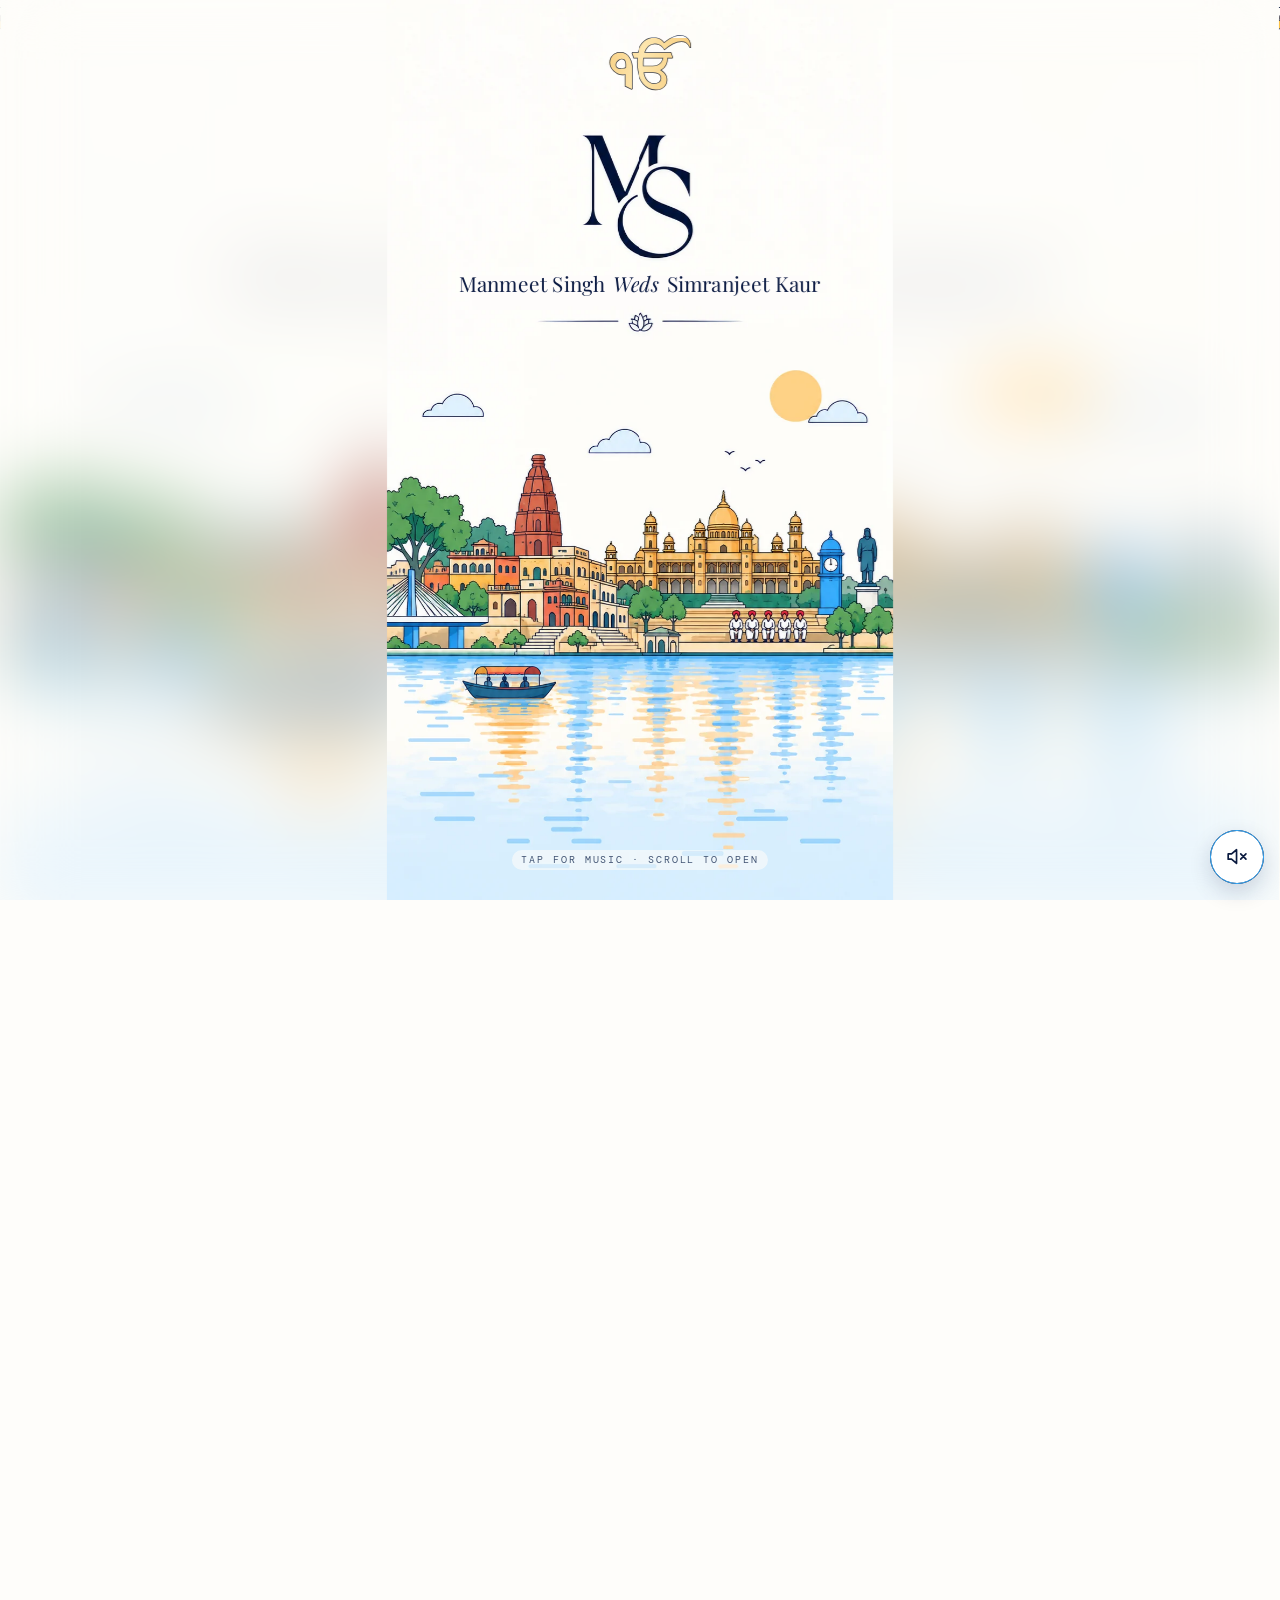
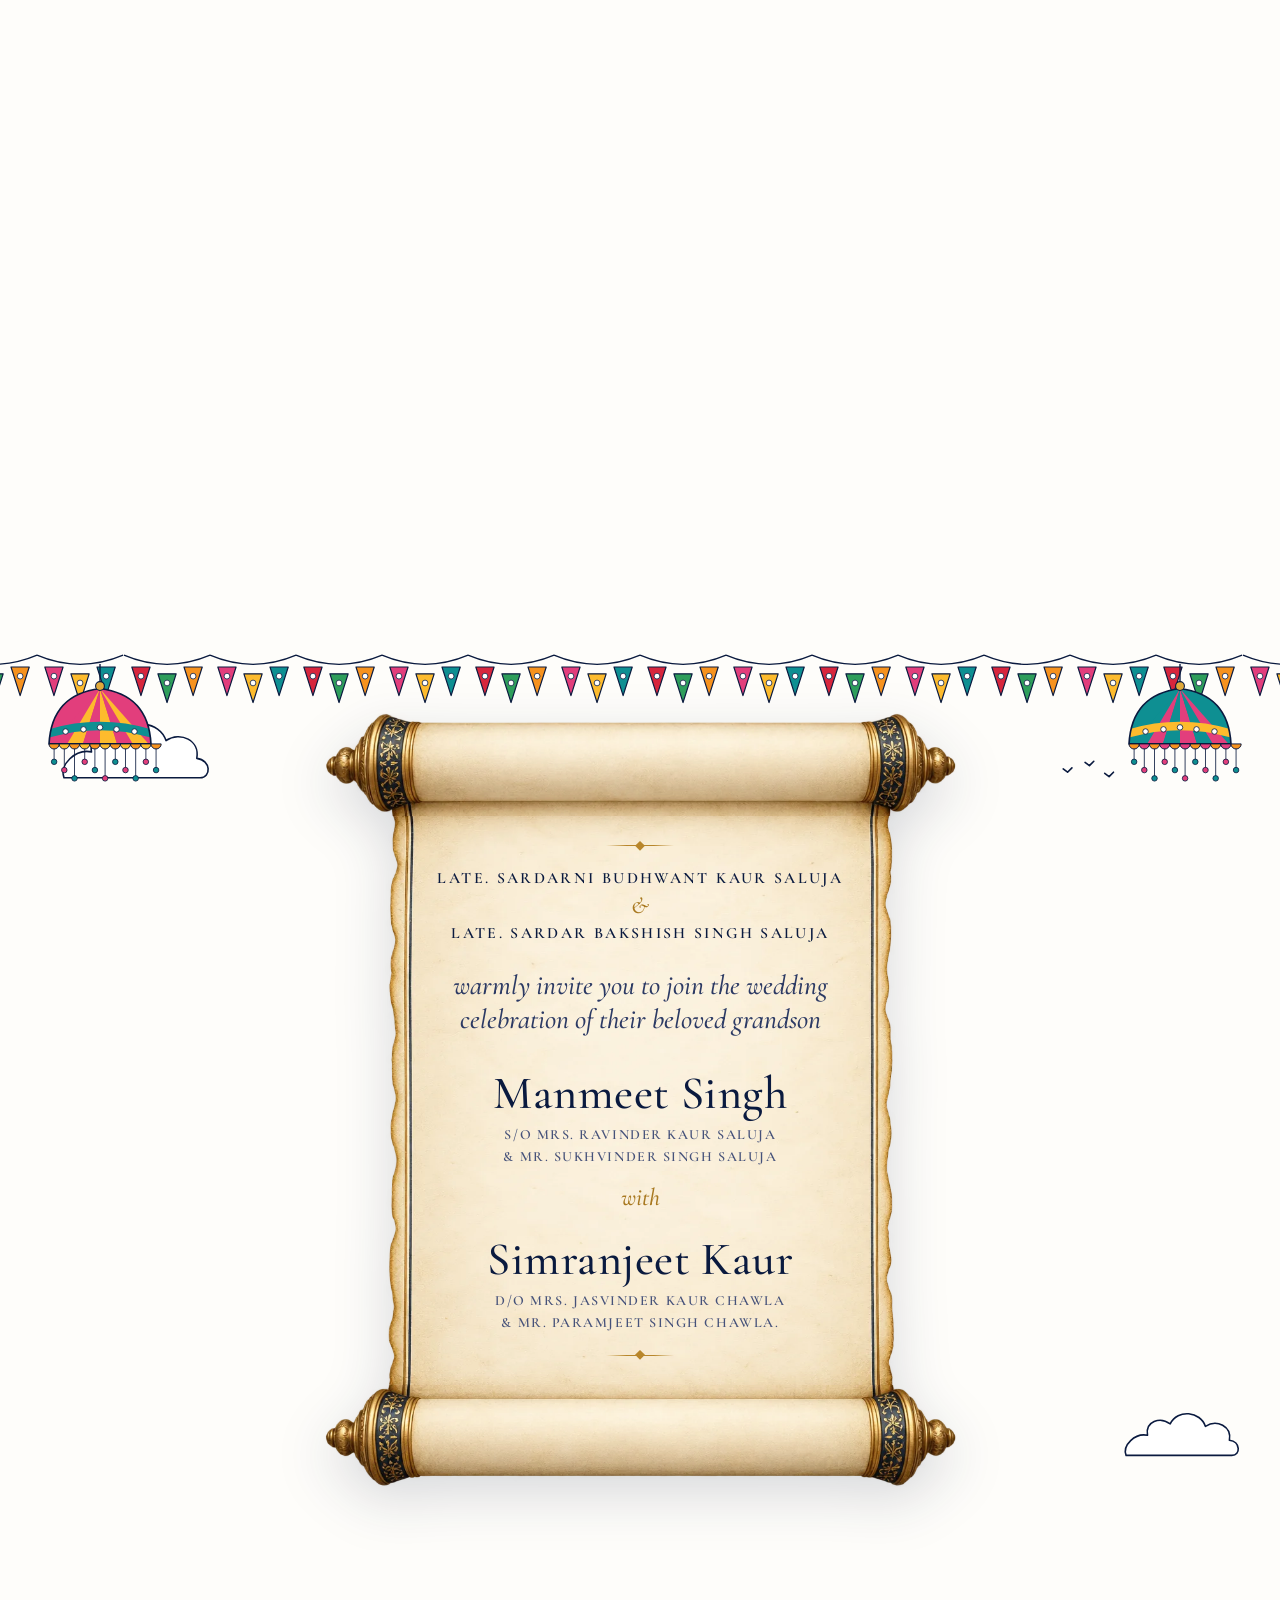
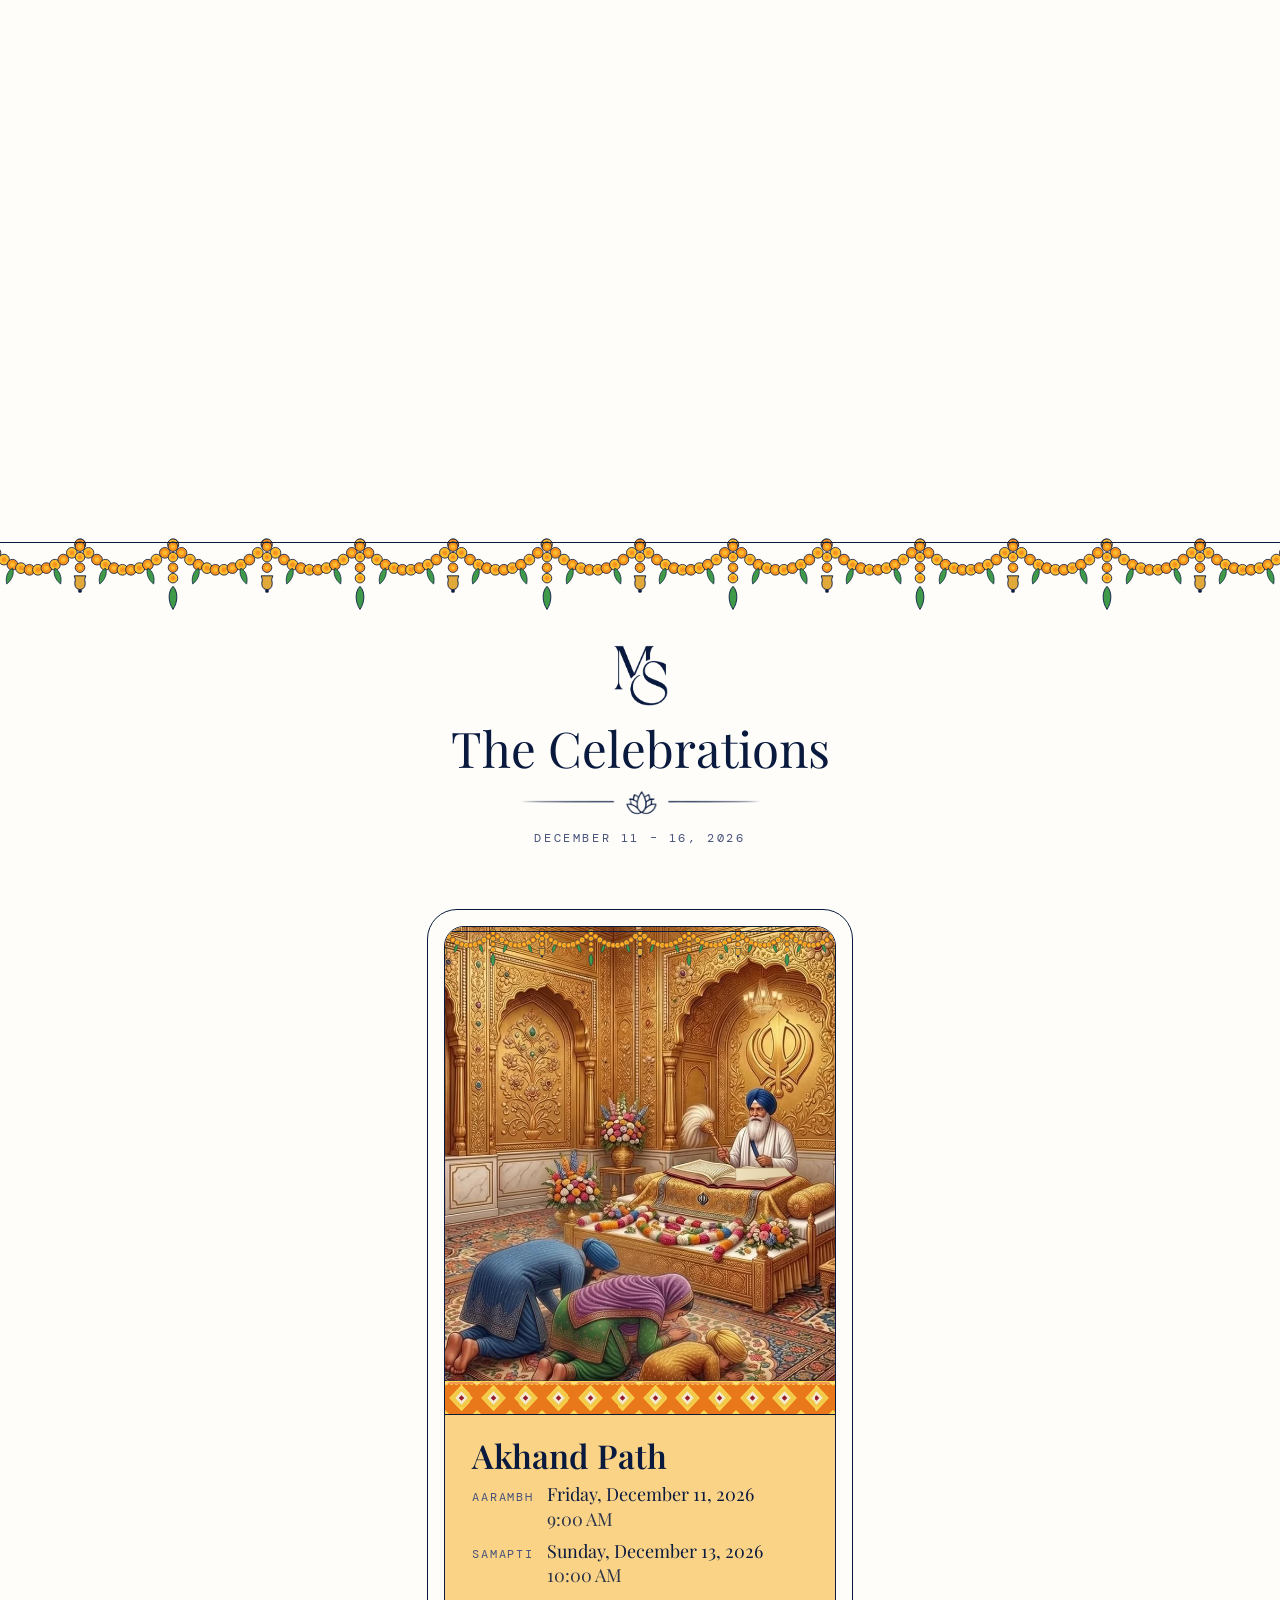
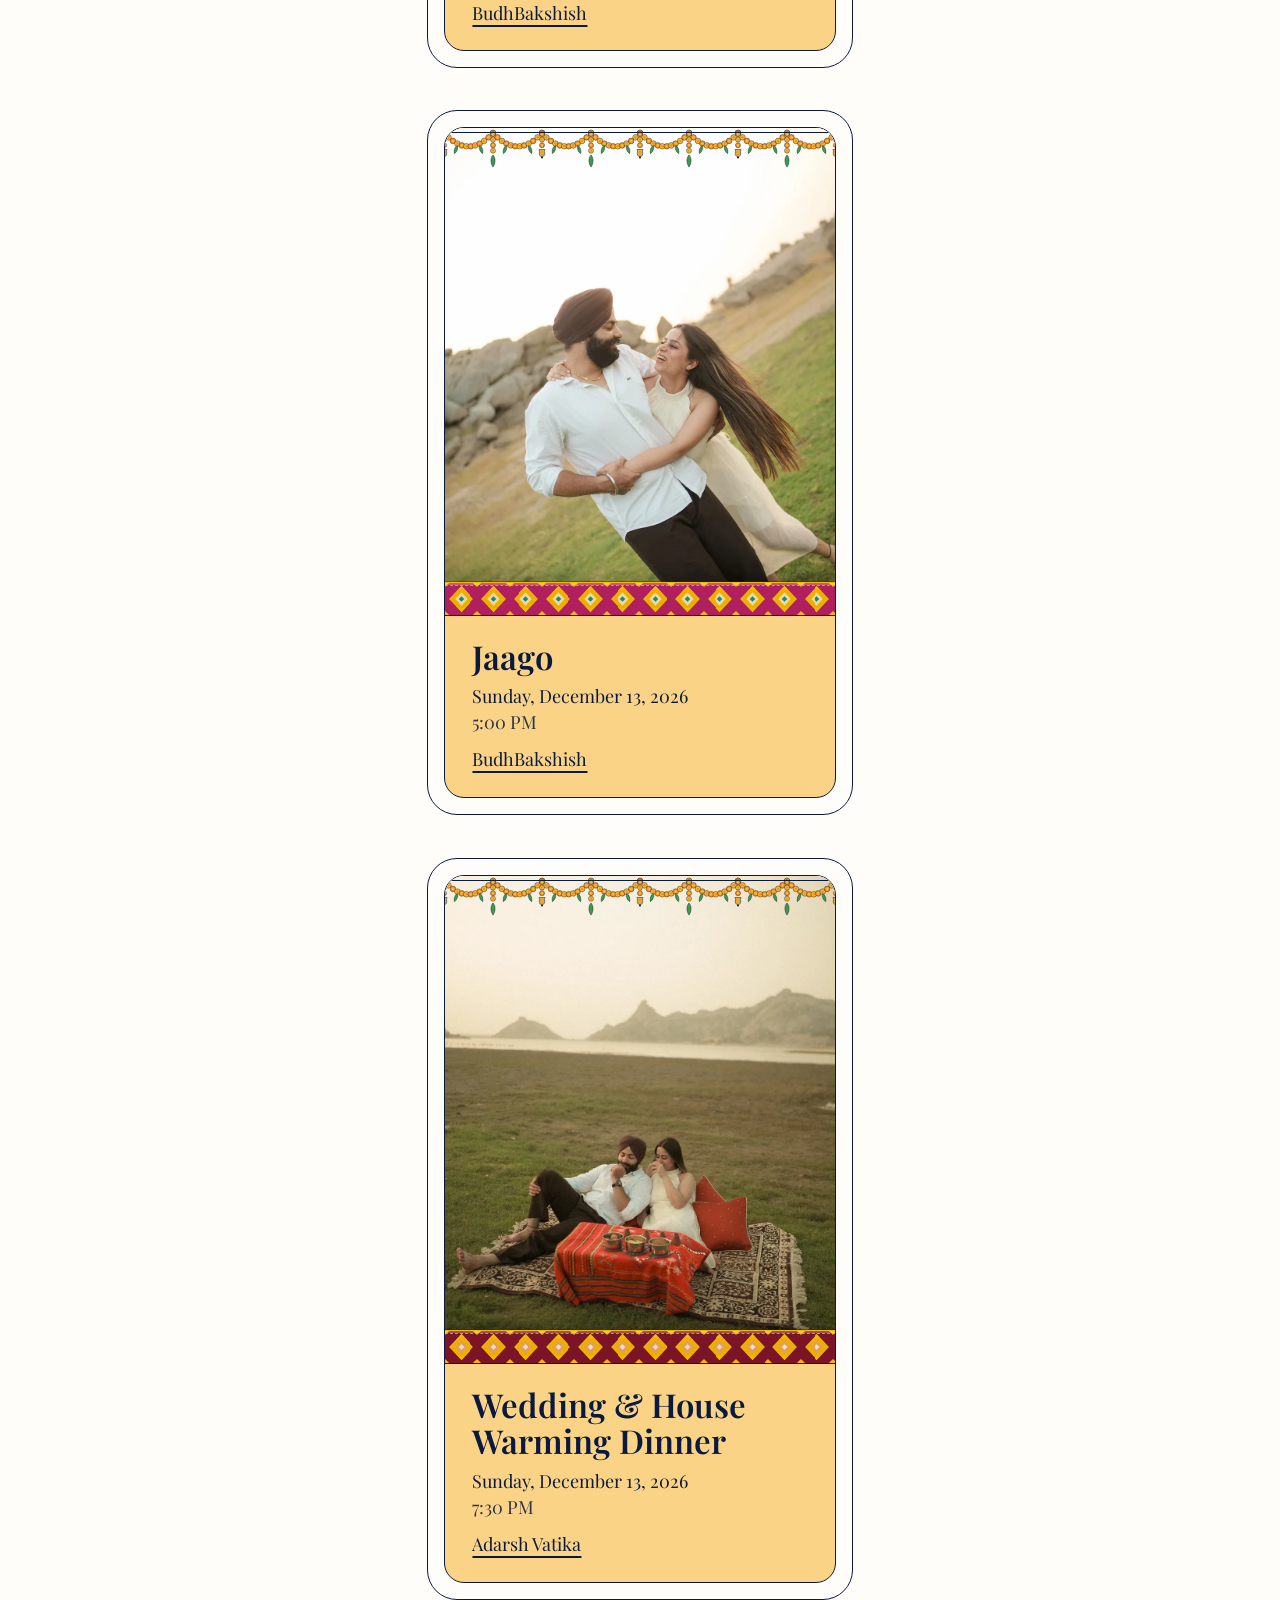
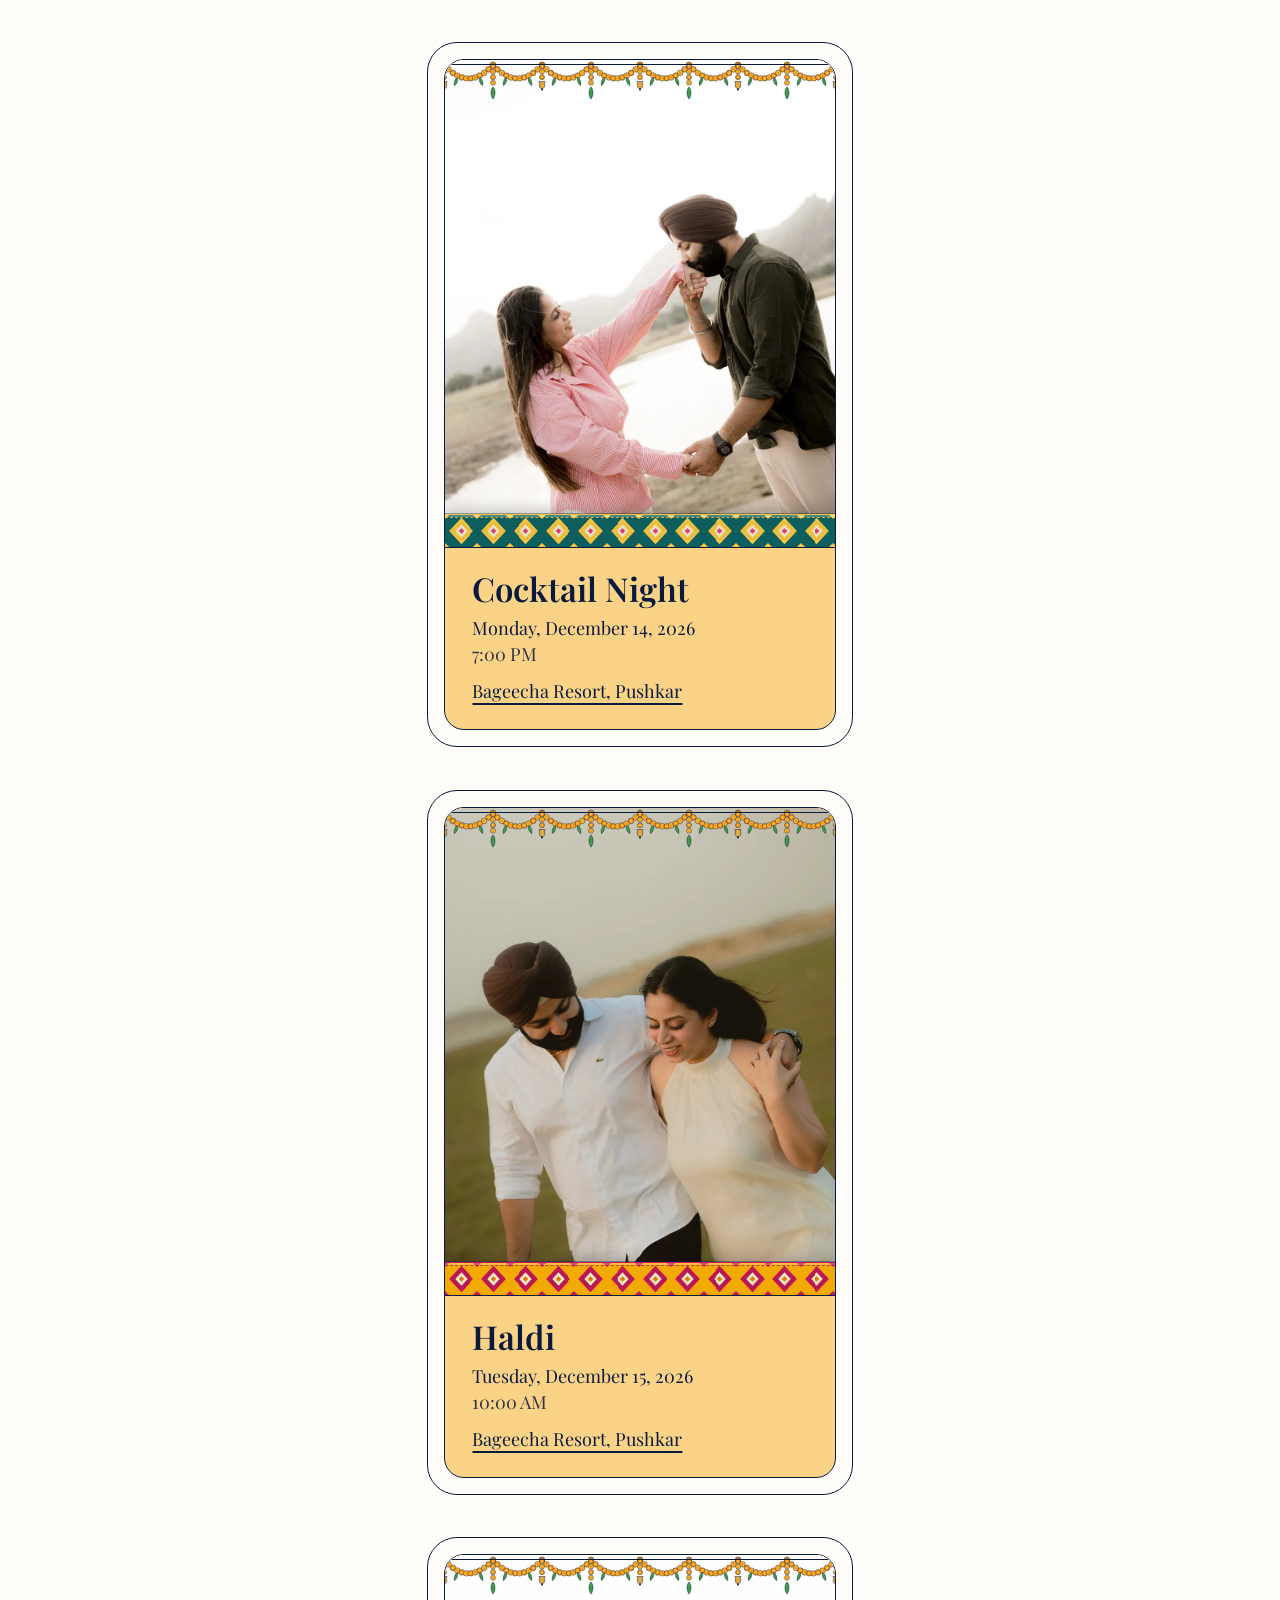
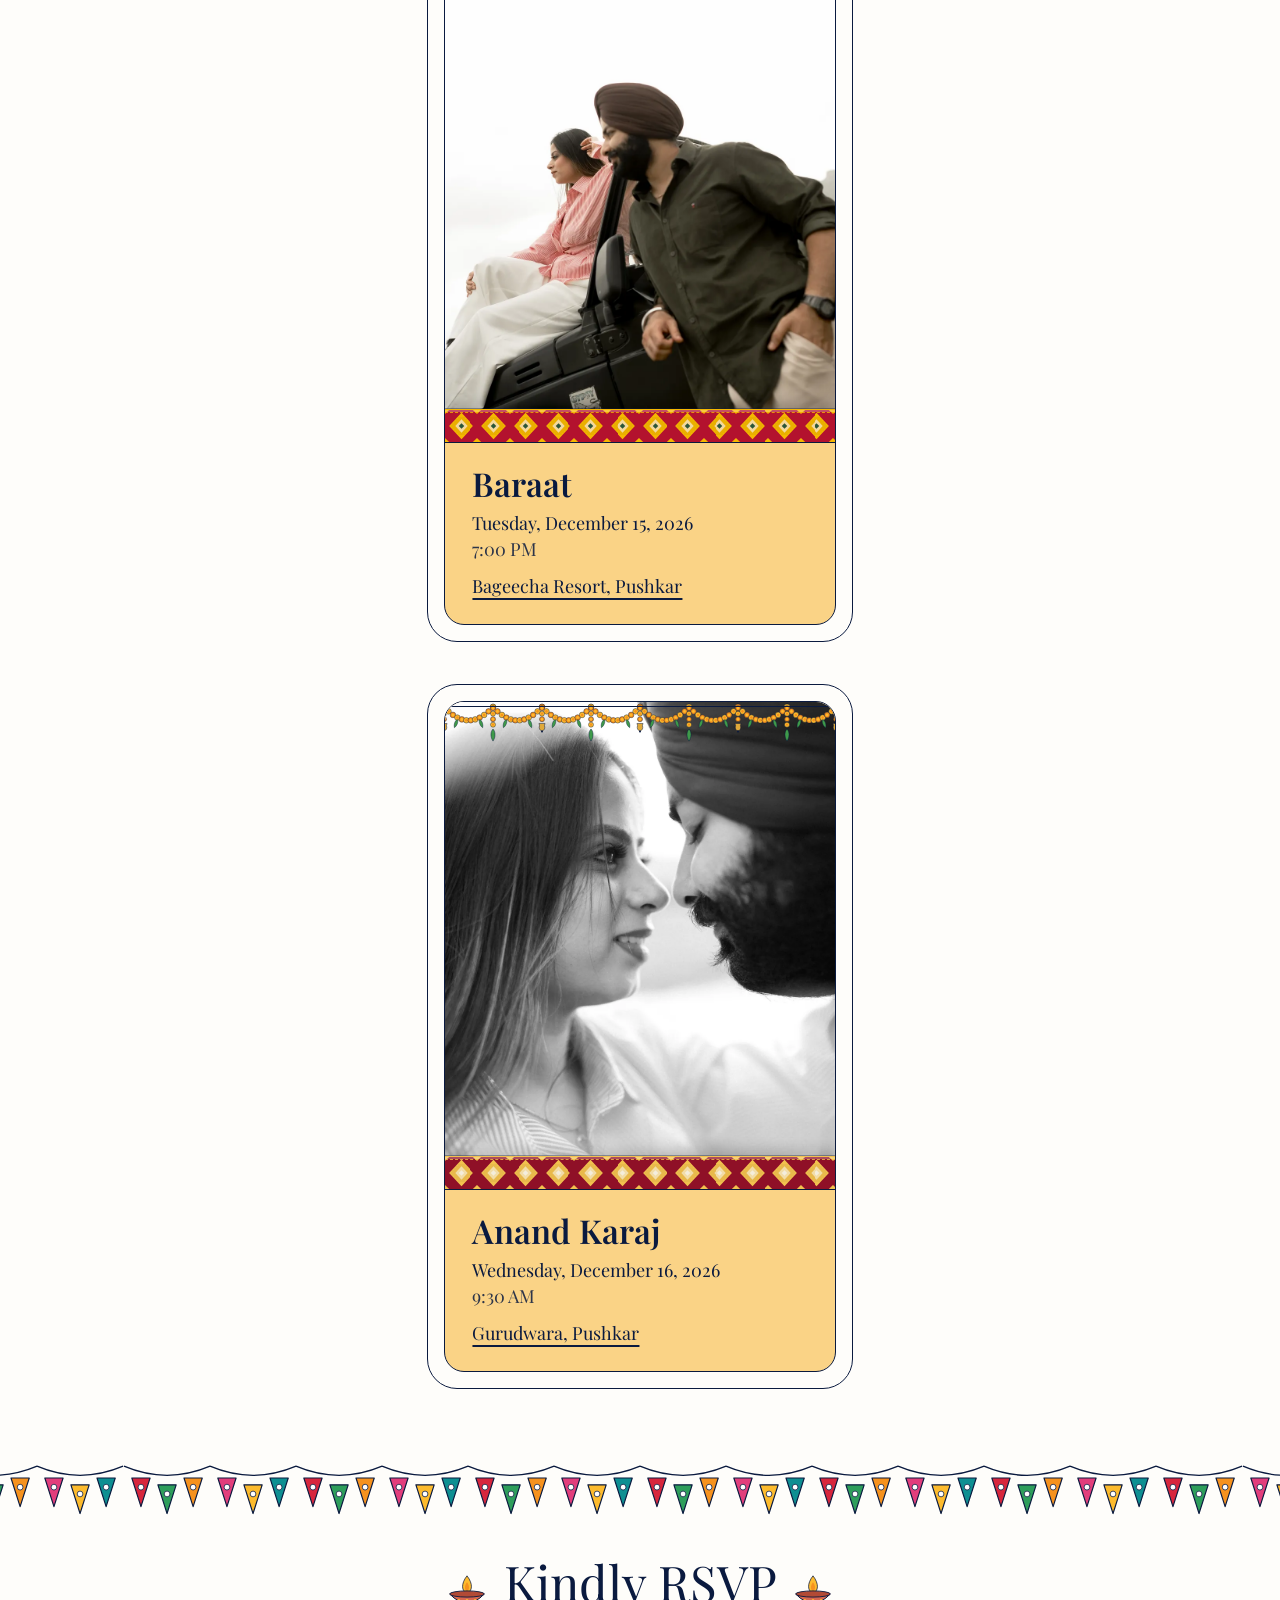
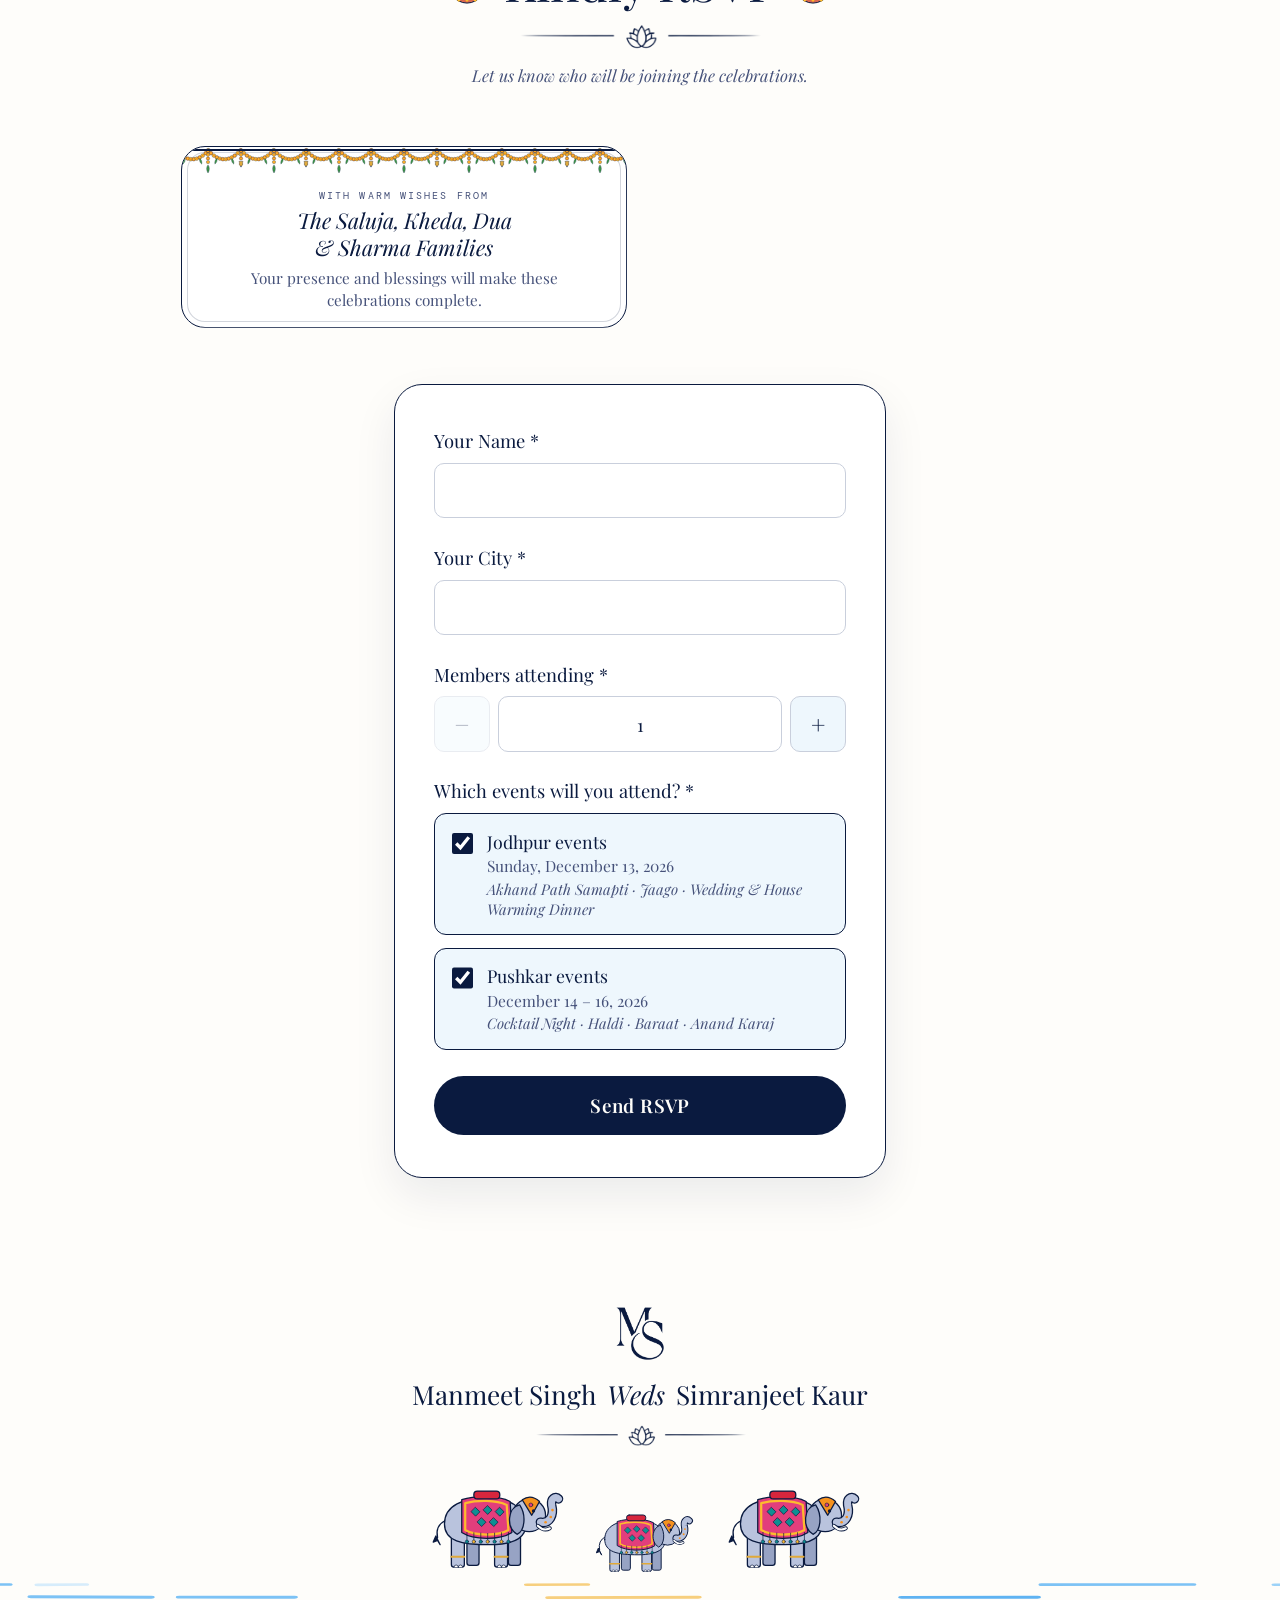
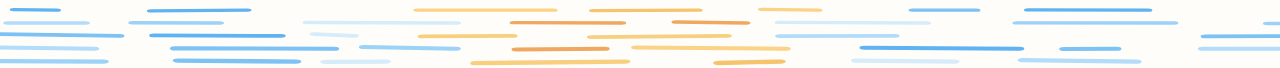
<file: index.html>
<!doctype html>
<html lang="en">
  <head>
    <meta charset="UTF-8" />
    <meta name="viewport" content="width=device-width, initial-scale=1, viewport-fit=cover" />
    <meta name="theme-color" content="#fefdfa" />
    <link rel="canonical" href="https://designpavneet-gif.github.io/Wedding-Invite/" />
    <meta name="description" content="Manmeet Singh weds Simranjeet Kaur · December 11–16, 2026. You are warmly invited." />
    <meta property="og:type" content="website" />
    <meta property="og:title" content="Manmeet Singh weds Simranjeet Kaur" />
    <meta property="og:description" content="December 11–16, 2026 · You are warmly invited to the celebrations." />
    <meta property="og:url" content="https://designpavneet-gif.github.io/Wedding-Invite/" />
    <meta property="og:image" content="https://designpavneet-gif.github.io/Wedding-Invite/og-image.jpg?v=6" />
    <meta property="og:image:secure_url" content="https://designpavneet-gif.github.io/Wedding-Invite/og-image.jpg?v=6" />
    <meta property="og:image:type" content="image/jpeg" />
    <meta property="og:image:width" content="1200" />
    <meta property="og:image:height" content="630" />
    <meta property="og:image:alt" content="Manmeet Singh weds Simranjeet Kaur" />
    <meta property="og:site_name" content="Manmeet &amp; Simranjeet" />
    <meta name="twitter:card" content="summary_large_image" />
    <meta name="twitter:title" content="Manmeet Singh weds Simranjeet Kaur" />
    <meta name="twitter:description" content="December 11–16, 2026 · You are warmly invited to the celebrations." />
    <meta name="twitter:image" content="https://designpavneet-gif.github.io/Wedding-Invite/og-image.jpg?v=6" />
    <meta name="twitter:image:alt" content="Manmeet Singh weds Simranjeet Kaur" />
    <link rel="icon" href="data:image/svg+xml,<svg xmlns='http://www.w3.org/2000/svg' viewBox='0 0 100 100'><text y='.9em' font-size='90'>🪷</text></svg>" />
    <title>Manmeet Singh weds Simranjeet Kaur</title>
    <script type="module" crossorigin src="./assets/index-DkF8SIAI.js"></script>
    <link rel="stylesheet" crossorigin href="./assets/index-BWbZaELo.css">
  </head>
  <body>
    <div id="root"></div>
  </body>
</html>
</file>
<file: assets/index-BWbZaELo.css>
@font-face{font-family:Playfair Display;font-style:normal;font-display:swap;font-weight:400;src:url(./playfair-display-cyrillic-400-normal-CjW2EstV.woff2) format("woff2"),url(./playfair-display-cyrillic-400-normal-ZiRag6zj.woff) format("woff");unicode-range:U+0301,U+0400-045F,U+0490-0491,U+04B0-04B1,U+2116}@font-face{font-family:Playfair Display;font-style:normal;font-display:swap;font-weight:400;src:url(./playfair-display-vietnamese-400-normal-BV2APVTb.woff2) format("woff2"),url(./playfair-display-vietnamese-400-normal-BbvUAu4N.woff) format("woff");unicode-range:U+0102-0103,U+0110-0111,U+0128-0129,U+0168-0169,U+01A0-01A1,U+01AF-01B0,U+0300-0301,U+0303-0304,U+0308-0309,U+0323,U+0329,U+1EA0-1EF9,U+20AB}@font-face{font-family:Playfair Display;font-style:normal;font-display:swap;font-weight:400;src:url(./playfair-display-latin-ext-400-normal-BxlSGspa.woff2) format("woff2"),url(./playfair-display-latin-ext-400-normal-qdZwdvNS.woff) format("woff");unicode-range:U+0100-02BA,U+02BD-02C5,U+02C7-02CC,U+02CE-02D7,U+02DD-02FF,U+0304,U+0308,U+0329,U+1D00-1DBF,U+1E00-1E9F,U+1EF2-1EFF,U+2020,U+20A0-20AB,U+20AD-20C0,U+2113,U+2C60-2C7F,U+A720-A7FF}@font-face{font-family:Playfair Display;font-style:normal;font-display:swap;font-weight:400;src:url(./playfair-display-latin-400-normal-CFtfchNt.woff2) format("woff2"),url(./playfair-display-latin-400-normal-DHYHbkg3.woff) format("woff");unicode-range:U+0000-00FF,U+0131,U+0152-0153,U+02BB-02BC,U+02C6,U+02DA,U+02DC,U+0304,U+0308,U+0329,U+2000-206F,U+20AC,U+2122,U+2191,U+2193,U+2212,U+2215,U+FEFF,U+FFFD}@font-face{font-family:Playfair Display;font-style:italic;font-display:swap;font-weight:400;src:url(./playfair-display-cyrillic-400-italic-drKdN10-.woff2) format("woff2"),url(./playfair-display-cyrillic-400-italic-24vVh5t9.woff) format("woff");unicode-range:U+0301,U+0400-045F,U+0490-0491,U+04B0-04B1,U+2116}@font-face{font-family:Playfair Display;font-style:italic;font-display:swap;font-weight:400;src:url(./playfair-display-vietnamese-400-italic-CD15TOr5.woff2) format("woff2"),url(./playfair-display-vietnamese-400-italic-Cpv4sfwY.woff) format("woff");unicode-range:U+0102-0103,U+0110-0111,U+0128-0129,U+0168-0169,U+01A0-01A1,U+01AF-01B0,U+0300-0301,U+0303-0304,U+0308-0309,U+0323,U+0329,U+1EA0-1EF9,U+20AB}@font-face{font-family:Playfair Display;font-style:italic;font-display:swap;font-weight:400;src:url(./playfair-display-latin-ext-400-italic-zVOgzDMq.woff2) format("woff2"),url(./playfair-display-latin-ext-400-italic-CZOjvne0.woff) format("woff");unicode-range:U+0100-02BA,U+02BD-02C5,U+02C7-02CC,U+02CE-02D7,U+02DD-02FF,U+0304,U+0308,U+0329,U+1D00-1DBF,U+1E00-1E9F,U+1EF2-1EFF,U+2020,U+20A0-20AB,U+20AD-20C0,U+2113,U+2C60-2C7F,U+A720-A7FF}@font-face{font-family:Playfair Display;font-style:italic;font-display:swap;font-weight:400;src:url(./playfair-display-latin-400-italic-LeeEXsx5.woff2) format("woff2"),url(./playfair-display-latin-400-italic-hIeePEuE.woff) format("woff");unicode-range:U+0000-00FF,U+0131,U+0152-0153,U+02BB-02BC,U+02C6,U+02DA,U+02DC,U+0304,U+0308,U+0329,U+2000-206F,U+20AC,U+2122,U+2191,U+2193,U+2212,U+2215,U+FEFF,U+FFFD}@font-face{font-family:Playfair Display;font-style:normal;font-display:swap;font-weight:600;src:url(./playfair-display-cyrillic-600-normal-oLY6jnZ7.woff2) format("woff2"),url(./playfair-display-cyrillic-600-normal-DbWAkkgN.woff) format("woff");unicode-range:U+0301,U+0400-045F,U+0490-0491,U+04B0-04B1,U+2116}@font-face{font-family:Playfair Display;font-style:normal;font-display:swap;font-weight:600;src:url(./playfair-display-vietnamese-600-normal-ICsRR-qJ.woff2) format("woff2"),url(./playfair-display-vietnamese-600-normal-BPJkAZPN.woff) format("woff");unicode-range:U+0102-0103,U+0110-0111,U+0128-0129,U+0168-0169,U+01A0-01A1,U+01AF-01B0,U+0300-0301,U+0303-0304,U+0308-0309,U+0323,U+0329,U+1EA0-1EF9,U+20AB}@font-face{font-family:Playfair Display;font-style:normal;font-display:swap;font-weight:600;src:url(./playfair-display-latin-ext-600-normal-CEjQclLc.woff2) format("woff2"),url(./playfair-display-latin-ext-600-normal-BumBfC1v.woff) format("woff");unicode-range:U+0100-02BA,U+02BD-02C5,U+02C7-02CC,U+02CE-02D7,U+02DD-02FF,U+0304,U+0308,U+0329,U+1D00-1DBF,U+1E00-1E9F,U+1EF2-1EFF,U+2020,U+20A0-20AB,U+20AD-20C0,U+2113,U+2C60-2C7F,U+A720-A7FF}@font-face{font-family:Playfair Display;font-style:normal;font-display:swap;font-weight:600;src:url(./playfair-display-latin-600-normal-CZLGqjJe.woff2) format("woff2"),url(./playfair-display-latin-600-normal-CxxueQ0Z.woff) format("woff");unicode-range:U+0000-00FF,U+0131,U+0152-0153,U+02BB-02BC,U+02C6,U+02DA,U+02DC,U+0304,U+0308,U+0329,U+2000-206F,U+20AC,U+2122,U+2191,U+2193,U+2212,U+2215,U+FEFF,U+FFFD}@font-face{font-family:DM Mono;font-style:normal;font-display:swap;font-weight:400;src:url(./dm-mono-latin-ext-400-normal-C2zvOubV.woff2) format("woff2"),url(./dm-mono-latin-ext-400-normal-1aZr6b2b.woff) format("woff");unicode-range:U+0100-02BA,U+02BD-02C5,U+02C7-02CC,U+02CE-02D7,U+02DD-02FF,U+0304,U+0308,U+0329,U+1D00-1DBF,U+1E00-1E9F,U+1EF2-1EFF,U+2020,U+20A0-20AB,U+20AD-20C0,U+2113,U+2C60-2C7F,U+A720-A7FF}@font-face{font-family:DM Mono;font-style:normal;font-display:swap;font-weight:400;src:url(./dm-mono-latin-400-normal-4GdczIuU.woff2) format("woff2"),url(./dm-mono-latin-400-normal--0xN8mdc.woff) format("woff");unicode-range:U+0000-00FF,U+0131,U+0152-0153,U+02BB-02BC,U+02C6,U+02DA,U+02DC,U+0304,U+0308,U+0329,U+2000-206F,U+20AC,U+2122,U+2191,U+2193,U+2212,U+2215,U+FEFF,U+FFFD}@font-face{font-family:Cormorant Garamond;font-style:normal;font-display:swap;font-weight:500;src:url(./cormorant-garamond-cyrillic-ext-500-normal-Yta7XZ9C.woff2) format("woff2"),url(./cormorant-garamond-cyrillic-ext-500-normal-lsPpqi9g.woff) format("woff");unicode-range:U+0460-052F,U+1C80-1C8A,U+20B4,U+2DE0-2DFF,U+A640-A69F,U+FE2E-FE2F}@font-face{font-family:Cormorant Garamond;font-style:normal;font-display:swap;font-weight:500;src:url(./cormorant-garamond-cyrillic-500-normal-CyAY5ZLS.woff2) format("woff2"),url(./cormorant-garamond-cyrillic-500-normal-DkJXBcIH.woff) format("woff");unicode-range:U+0301,U+0400-045F,U+0490-0491,U+04B0-04B1,U+2116}@font-face{font-family:Cormorant Garamond;font-style:normal;font-display:swap;font-weight:500;src:url(./cormorant-garamond-vietnamese-500-normal-BZGLGj12.woff2) format("woff2"),url(./cormorant-garamond-vietnamese-500-normal-DqXqCC0q.woff) format("woff");unicode-range:U+0102-0103,U+0110-0111,U+0128-0129,U+0168-0169,U+01A0-01A1,U+01AF-01B0,U+0300-0301,U+0303-0304,U+0308-0309,U+0323,U+0329,U+1EA0-1EF9,U+20AB}@font-face{font-family:Cormorant Garamond;font-style:normal;font-display:swap;font-weight:500;src:url(./cormorant-garamond-latin-ext-500-normal-CH1kM7og.woff2) format("woff2"),url(./cormorant-garamond-latin-ext-500-normal-DYeaGGzO.woff) format("woff");unicode-range:U+0100-02BA,U+02BD-02C5,U+02C7-02CC,U+02CE-02D7,U+02DD-02FF,U+0304,U+0308,U+0329,U+1D00-1DBF,U+1E00-1E9F,U+1EF2-1EFF,U+2020,U+20A0-20AB,U+20AD-20C0,U+2113,U+2C60-2C7F,U+A720-A7FF}@font-face{font-family:Cormorant Garamond;font-style:normal;font-display:swap;font-weight:500;src:url(./cormorant-garamond-latin-500-normal-BsRWmXhO.woff2) format("woff2"),url(./cormorant-garamond-latin-500-normal-zIXX3Q-H.woff) format("woff");unicode-range:U+0000-00FF,U+0131,U+0152-0153,U+02BB-02BC,U+02C6,U+02DA,U+02DC,U+0304,U+0308,U+0329,U+2000-206F,U+20AC,U+2122,U+2191,U+2193,U+2212,U+2215,U+FEFF,U+FFFD}@font-face{font-family:Cormorant Garamond;font-style:normal;font-display:swap;font-weight:600;src:url(./cormorant-garamond-cyrillic-ext-600-normal-BMhMHfrj.woff2) format("woff2"),url(./cormorant-garamond-cyrillic-ext-600-normal-CsIYWmWK.woff) format("woff");unicode-range:U+0460-052F,U+1C80-1C8A,U+20B4,U+2DE0-2DFF,U+A640-A69F,U+FE2E-FE2F}@font-face{font-family:Cormorant Garamond;font-style:normal;font-display:swap;font-weight:600;src:url(./cormorant-garamond-cyrillic-600-normal-C2atO-64.woff2) format("woff2"),url(./cormorant-garamond-cyrillic-600-normal-FNmA3REe.woff) format("woff");unicode-range:U+0301,U+0400-045F,U+0490-0491,U+04B0-04B1,U+2116}@font-face{font-family:Cormorant Garamond;font-style:normal;font-display:swap;font-weight:600;src:url(./cormorant-garamond-vietnamese-600-normal-BoXdMtcr.woff2) format("woff2"),url(./cormorant-garamond-vietnamese-600-normal-C4HEjEaf.woff) format("woff");unicode-range:U+0102-0103,U+0110-0111,U+0128-0129,U+0168-0169,U+01A0-01A1,U+01AF-01B0,U+0300-0301,U+0303-0304,U+0308-0309,U+0323,U+0329,U+1EA0-1EF9,U+20AB}@font-face{font-family:Cormorant Garamond;font-style:normal;font-display:swap;font-weight:600;src:url(./cormorant-garamond-latin-ext-600-normal-DaBc-lu7.woff2) format("woff2"),url(./cormorant-garamond-latin-ext-600-normal-Dk3-quAP.woff) format("woff");unicode-range:U+0100-02BA,U+02BD-02C5,U+02C7-02CC,U+02CE-02D7,U+02DD-02FF,U+0304,U+0308,U+0329,U+1D00-1DBF,U+1E00-1E9F,U+1EF2-1EFF,U+2020,U+20A0-20AB,U+20AD-20C0,U+2113,U+2C60-2C7F,U+A720-A7FF}@font-face{font-family:Cormorant Garamond;font-style:normal;font-display:swap;font-weight:600;src:url(./cormorant-garamond-latin-600-normal-Co1r35X9.woff2) format("woff2"),url(./cormorant-garamond-latin-600-normal-2CBVLo0M.woff) format("woff");unicode-range:U+0000-00FF,U+0131,U+0152-0153,U+02BB-02BC,U+02C6,U+02DA,U+02DC,U+0304,U+0308,U+0329,U+2000-206F,U+20AC,U+2122,U+2191,U+2193,U+2212,U+2215,U+FEFF,U+FFFD}@font-face{font-family:Cormorant Garamond;font-style:italic;font-display:swap;font-weight:500;src:url(./cormorant-garamond-cyrillic-ext-500-italic-ClXnudBg.woff2) format("woff2"),url(./cormorant-garamond-cyrillic-ext-500-italic-DakTmaFY.woff) format("woff");unicode-range:U+0460-052F,U+1C80-1C8A,U+20B4,U+2DE0-2DFF,U+A640-A69F,U+FE2E-FE2F}@font-face{font-family:Cormorant Garamond;font-style:italic;font-display:swap;font-weight:500;src:url(./cormorant-garamond-cyrillic-500-italic-DVnfXoMy.woff2) format("woff2"),url(./cormorant-garamond-cyrillic-500-italic-C9gO-8KC.woff) format("woff");unicode-range:U+0301,U+0400-045F,U+0490-0491,U+04B0-04B1,U+2116}@font-face{font-family:Cormorant Garamond;font-style:italic;font-display:swap;font-weight:500;src:url(./cormorant-garamond-vietnamese-500-italic-D3igDnAQ.woff2) format("woff2"),url(./cormorant-garamond-vietnamese-500-italic-C-296ow0.woff) format("woff");unicode-range:U+0102-0103,U+0110-0111,U+0128-0129,U+0168-0169,U+01A0-01A1,U+01AF-01B0,U+0300-0301,U+0303-0304,U+0308-0309,U+0323,U+0329,U+1EA0-1EF9,U+20AB}@font-face{font-family:Cormorant Garamond;font-style:italic;font-display:swap;font-weight:500;src:url(./cormorant-garamond-latin-ext-500-italic-CE7zdTnu.woff2) format("woff2"),url(./cormorant-garamond-latin-ext-500-italic-CalKM9tT.woff) format("woff");unicode-range:U+0100-02BA,U+02BD-02C5,U+02C7-02CC,U+02CE-02D7,U+02DD-02FF,U+0304,U+0308,U+0329,U+1D00-1DBF,U+1E00-1E9F,U+1EF2-1EFF,U+2020,U+20A0-20AB,U+20AD-20C0,U+2113,U+2C60-2C7F,U+A720-A7FF}@font-face{font-family:Cormorant Garamond;font-style:italic;font-display:swap;font-weight:500;src:url(./cormorant-garamond-latin-500-italic-Y14P-dkT.woff2) format("woff2"),url(./cormorant-garamond-latin-500-italic-DhNIfkTX.woff) format("woff");unicode-range:U+0000-00FF,U+0131,U+0152-0153,U+02BB-02BC,U+02C6,U+02DA,U+02DC,U+0304,U+0308,U+0329,U+2000-206F,U+20AC,U+2122,U+2191,U+2193,U+2212,U+2215,U+FEFF,U+FFFD}@font-face{font-family:Caveat;font-style:normal;font-display:swap;font-weight:500;src:url(./caveat-cyrillic-ext-500-normal-DcrB4vVx.woff2) format("woff2"),url(./caveat-cyrillic-ext-500-normal-DqTXtm5N.woff) format("woff");unicode-range:U+0460-052F,U+1C80-1C8A,U+20B4,U+2DE0-2DFF,U+A640-A69F,U+FE2E-FE2F}@font-face{font-family:Caveat;font-style:normal;font-display:swap;font-weight:500;src:url(./caveat-cyrillic-500-normal-DpMZbbjM.woff2) format("woff2"),url(./caveat-cyrillic-500-normal-DLSfp5IU.woff) format("woff");unicode-range:U+0301,U+0400-045F,U+0490-0491,U+04B0-04B1,U+2116}@font-face{font-family:Caveat;font-style:normal;font-display:swap;font-weight:500;src:url(./caveat-latin-ext-500-normal-jKqJW7bC.woff2) format("woff2"),url(./caveat-latin-ext-500-normal-wUUXxlbS.woff) format("woff");unicode-range:U+0100-02BA,U+02BD-02C5,U+02C7-02CC,U+02CE-02D7,U+02DD-02FF,U+0304,U+0308,U+0329,U+1D00-1DBF,U+1E00-1E9F,U+1EF2-1EFF,U+2020,U+20A0-20AB,U+20AD-20C0,U+2113,U+2C60-2C7F,U+A720-A7FF}@font-face{font-family:Caveat;font-style:normal;font-display:swap;font-weight:500;src:url(./caveat-latin-500-normal-B9SDL8cy.woff2) format("woff2"),url(./caveat-latin-500-normal-Do9veZfZ.woff) format("woff");unicode-range:U+0000-00FF,U+0131,U+0152-0153,U+02BB-02BC,U+02C6,U+02DA,U+02DC,U+0304,U+0308,U+0329,U+2000-206F,U+20AC,U+2122,U+2191,U+2193,U+2212,U+2215,U+FEFF,U+FFFD}@font-face{font-family:Caveat;font-style:normal;font-display:swap;font-weight:700;src:url(./caveat-cyrillic-ext-700-normal-CrK2-ngJ.woff2) format("woff2"),url(./caveat-cyrillic-ext-700-normal-DjFGiEhD.woff) format("woff");unicode-range:U+0460-052F,U+1C80-1C8A,U+20B4,U+2DE0-2DFF,U+A640-A69F,U+FE2E-FE2F}@font-face{font-family:Caveat;font-style:normal;font-display:swap;font-weight:700;src:url(./caveat-cyrillic-700-normal-BIyejhEL.woff2) format("woff2"),url(./caveat-cyrillic-700-normal-Bhcx9qBB.woff) format("woff");unicode-range:U+0301,U+0400-045F,U+0490-0491,U+04B0-04B1,U+2116}@font-face{font-family:Caveat;font-style:normal;font-display:swap;font-weight:700;src:url(./caveat-latin-ext-700-normal-DFbRgDry.woff2) format("woff2"),url(./caveat-latin-ext-700-normal-DjJQd59I.woff) format("woff");unicode-range:U+0100-02BA,U+02BD-02C5,U+02C7-02CC,U+02CE-02D7,U+02DD-02FF,U+0304,U+0308,U+0329,U+1D00-1DBF,U+1E00-1E9F,U+1EF2-1EFF,U+2020,U+20A0-20AB,U+20AD-20C0,U+2113,U+2C60-2C7F,U+A720-A7FF}@font-face{font-family:Caveat;font-style:normal;font-display:swap;font-weight:700;src:url(./caveat-latin-700-normal-D8_1Nw6V.woff2) format("woff2"),url(./caveat-latin-700-normal-cPyBTTZN.woff) format("woff");unicode-range:U+0000-00FF,U+0131,U+0152-0153,U+02BB-02BC,U+02C6,U+02DA,U+02DC,U+0304,U+0308,U+0329,U+2000-206F,U+20AC,U+2122,U+2191,U+2193,U+2212,U+2215,U+FEFF,U+FFFD}@font-face{font-family:"Noto Serif Gurmukhi";font-style:normal;font-display:swap;font-weight:500;src:url(./noto-serif-gurmukhi-gurmukhi-500-normal-CPV4pS1E.woff2) format("woff2"),url(./noto-serif-gurmukhi-gurmukhi-500-normal-0tIHMdBv.woff) format("woff")}@font-face{font-family:"Noto Serif Gurmukhi";font-style:normal;font-display:swap;font-weight:700;src:url(./noto-serif-gurmukhi-gurmukhi-700-normal-DnJZ2gwI.woff2) format("woff2"),url(./noto-serif-gurmukhi-gurmukhi-700-normal-DO1QjtRv.woff) format("woff")}:root{--paper: #fefdfa;--paper-warm: #fbf6ec;--white: #ffffff;--ink: #0a1a3f;--ink-soft: #46527a;--line: rgba(10, 26, 63, .18);--sun: #fad386;--gold: #f5c46c;--gold-deep: #c98a22;--terracotta: #d8664f;--terracotta-ink: #b24a35;--leaf: #60a85c;--blue: #34a8f8;--water-1: #eef7fd;--water-2: #d6ecfb;--water-3: #b2dcfa;color:var(--ink);background:var(--paper);font-family:Playfair Display,Georgia,serif;--sat: env(safe-area-inset-top, 0px);--sab: env(safe-area-inset-bottom, 0px);box-sizing:border-box;padding-top:var(--sat);padding-bottom:var(--sab)}html{scroll-padding-top:var(--sat);background:var(--paper);font-size:clamp(16px,calc(10px + .5vw),23px)}*{box-sizing:border-box}body{margin:0;min-width:0;min-height:100vh;overflow-x:hidden;-webkit-font-smoothing:antialiased}.invitation{background:var(--paper)}.lotus-divider{display:block;aspect-ratio:1125 / 144;background:var(--ink);-webkit-mask-size:contain;mask-size:contain;-webkit-mask-repeat:no-repeat;mask-repeat:no-repeat;-webkit-mask-position:center;mask-position:center}.orn-cloud,.orn-birds{position:absolute;display:block;height:auto;color:var(--ink);overflow:visible}.orn-sun{position:absolute;display:block;aspect-ratio:1;border-radius:50%;background:var(--sun)}.orn-water{display:block;width:100%}@keyframes drift{0%{transform:translate(0)}to{transform:translate(var(--drift, 14px))}}.opening-scene{height:250svh;min-height:1300px;position:relative}.sticky-stage{height:calc(100svh - var(--sat) - var(--sab));min-height:360px;overflow:hidden;position:sticky;top:var(--sat);isolation:isolate;background:var(--paper)}.split-artwork{position:absolute;top:0;right:0;bottom:0;left:0;overflow:hidden}.art-half{position:absolute;inset-block:0;width:50.1%;overflow:hidden;will-change:transform}.art-canvas{position:relative;width:100vw;height:100%;overflow:hidden;background:var(--paper)}.art-canvas>img{position:absolute;top:0;right:0;bottom:0;left:0;display:block;width:100%;height:100%;max-width:none;-webkit-user-select:none;user-select:none;-webkit-user-drag:none}.art-backdrop{display:none!important;object-fit:fill;filter:blur(34px) saturate(1.05);transform:scaleY(1.06);opacity:.5}@media(min-aspect-ratio:7/10){.art-backdrop{display:block!important}}.art-half--left{left:0;transform:translate3d(calc(var(--opening) * -104%),0,0)}.art-half--right{right:0;transform:translate3d(calc(var(--opening) * 104%),0,0)}.art-half--right .art-canvas{transform:translate(-50vw)}.scroll-cue{position:absolute;z-index:2;left:50%;color:var(--ink);text-align:center;pointer-events:none;transform:translate(-50%)}.scroll-cue{bottom:clamp(1.1rem,3.3vh,2.2rem);margin:0;padding:.45em 1em;border-radius:99px;background:#fefdfad1;font-family:DM Mono,monospace;font-size:.58rem;letter-spacing:.2em;text-transform:uppercase;opacity:calc(.72 - var(--opening) * .72)}.scroll-scene{height:165svh;background:var(--paper)}.scroll-stage{height:calc(100svh - var(--sat) - var(--sab));min-height:360px;position:sticky;top:var(--sat);display:grid;place-items:center;overflow:hidden;background:var(--paper)}.gap-sky,.scroll-sky{position:absolute;top:0;right:0;bottom:0;left:0;pointer-events:none}.gap-sky__sun{width:clamp(3.2rem,11vmin,6rem);right:16%;top:20%}.gap-sky__cloud--a{width:clamp(6rem,22vmin,11rem);left:8%;top:16%}.gap-sky__cloud--b{width:clamp(4.5rem,15vmin,8rem);right:10%;top:44%}.gap-sky__cloud--c{width:clamp(5rem,18vmin,9rem);left:24%;bottom:20%}.gap-sky__birds{width:clamp(3rem,9vmin,4.5rem);left:52%;top:30%}.scroll-sky__cloud--a{width:clamp(5rem,18vmin,10rem);left:4%;top:7%;animation:drift 9s ease-in-out infinite alternate}.scroll-sky__cloud--b{width:clamp(4rem,14vmin,8rem);right:3%;bottom:10%;--drift: -12px;animation:drift 11s ease-in-out infinite alternate}.scroll-sky__birds{width:clamp(2.6rem,8vmin,4rem);right:12%;top:12%}@media(max-width:700px){.opening-scene{height:230svh;min-height:1050px}.art-half{width:50.2%}}@media(prefers-reduced-motion:reduce){.scroll-cue{display:none}.scroll-sky__cloud--a,.scroll-sky__cloud--b{animation:none}}.scroll-open{--w: min( calc(100vw - 14px) , 40rem, calc((86svh - var(--sat) - var(--sab)) * .82));--h: min(calc(86svh - var(--sat) - var(--sab)), 60rem, calc(var(--w) * 1.75));--roller: calc(var(--w) * .1617);--travel: calc(var(--h) / 2 - var(--roller));--ease: cubic-bezier(.62, .02, .22, 1);--dur: 2.1s;position:relative;z-index:1;width:var(--w);height:var(--h);container-type:inline-size;filter:drop-shadow(0 18px 28px rgba(10,26,63,.16))}.scroll-open__paper{position:absolute;left:0;right:0;top:calc(var(--roller) * .9);bottom:calc(var(--roller) * .9);clip-path:inset(calc(50% - var(--roller) * .06) 0 calc(50% - var(--roller) * .06) 0);transition:clip-path var(--dur) var(--ease)}.scroll-open__paper-img{position:absolute;top:0;right:0;bottom:0;left:0;width:100%;height:100%;object-fit:fill;display:block}.scroll-open__roller{position:absolute;left:0;width:100%;height:auto;display:block;z-index:2;transition:transform var(--dur) var(--ease)}.scroll-open__roller--top{top:0;transform:translateY(var(--travel))}.scroll-open__roller--bottom{bottom:0;transform:translateY(calc(var(--travel) * -1))}.scroll-open--open .scroll-open__paper{clip-path:inset(0 0 0 0)}.scroll-open--open .scroll-open__roller{transform:translateY(0)}.scroll-open .invite-copy{opacity:0;transition:opacity .6s ease-out .2s}.scroll-open--open .invite-copy{opacity:1}@media(prefers-reduced-motion:reduce){.scroll-open__paper{clip-path:none;transition:none}.scroll-open__roller{transform:none;transition:none}.scroll-open .invite-copy{opacity:1;transition:none}}.invite-copy{position:absolute;top:5%;right:17%;bottom:5%;left:17%;display:flex;flex-direction:column;align-items:center;justify-content:center;text-align:center;color:var(--ink);font-size:min(3.9cqi,1.2rem,calc(var(--h) * .0235));line-height:1.45}.invite-copy p{margin:0}.invite-copy__host{color:var(--ink);letter-spacing:.01em;font-size:.97em;text-wrap:balance}.invite-copy__small{font-style:italic;color:var(--terracotta-ink);margin:.12em 0!important}.invite-copy__msg{font-style:italic;color:var(--ink-soft);margin-top:.55em!important;max-width:24ch;text-wrap:balance}.invite-copy__name{margin-top:.45em!important;font-size:min(11cqi,3.6rem,calc(var(--h) * .066));line-height:1.08;color:var(--ink);letter-spacing:.01em}.invite-copy__parents{font-size:.88em;color:var(--ink-soft);max-width:27ch;text-wrap:balance}.invite-copy__rule{display:block;width:3.5em;height:1px;margin-top:1em;background:linear-gradient(90deg,transparent,var(--ink),transparent)}.arch-defs{position:absolute;width:0;height:0}.blessing-scene{position:relative}.blessing-stage{min-height:100svh;display:grid;place-items:center;padding:clamp(1.25rem,5svh,3rem) clamp(.9rem,4vw,2rem);background:var(--paper)}.arch-frame{position:relative;width:min(90vw,31rem);height:min(calc(88svh - var(--sat) - var(--sab)),56rem);min-height:560px;padding:clamp(7px,1.8vw,10px);background:var(--paper);clip-path:url(#arch-clip);-webkit-clip-path:url(#arch-clip)}.arch-window{position:relative;width:100%;height:100%;overflow:hidden;container-type:size;clip-path:url(#arch-clip);-webkit-clip-path:url(#arch-clip);display:flex;flex-direction:column;align-items:center;background:var(--white)}.arch-sky{position:absolute;top:0;right:0;bottom:0;left:0;pointer-events:none}.arch-sky__sun{width:11cqw;right:12%;top:21%}.arch-sky__cloud--a{width:25cqw;left:-3%;top:44%;animation:drift 10s ease-in-out infinite alternate}.arch-sky__cloud--b{width:19cqw;right:-2%;top:31%;--drift: -10px;animation:drift 12s ease-in-out infinite alternate}.arch-sky__birds{width:12cqw;left:13%;top:25%}.arch-outline{position:absolute;inset:clamp(7px,1.8vw,10px);width:calc(100% - (2*clamp(7px,1.8vw,10px)));height:calc(100% - (2*clamp(7px,1.8vw,10px)));overflow:visible;pointer-events:none}.arch-outline--outer{top:0;right:0;bottom:0;left:0;width:100%;height:100%}.arch-outline path{fill:none;stroke:var(--ink);stroke-width:1.6px;opacity:0;transition:opacity 1.4s ease-out}.arch-outline--outer path{stroke-width:3px}.blessing-scene--revealed .arch-outline path{opacity:1}.blessing-copy{position:relative;z-index:1;padding:25% 11% 0;text-align:center;display:flex;flex-direction:column;align-items:center;container-type:inline-size;width:100%}.ik-onkar{margin:0;font-family:"Noto Serif Gurmukhi",serif;font-weight:700;font-size:clamp(3.8rem,27cqi,7.2rem);line-height:1.3;padding:.12em .14em .02em;overflow:visible;-webkit-text-fill-color:transparent;-webkit-text-stroke:.9px rgba(10,26,63,.75);background:linear-gradient(100deg,#d99a36,#f5c46c 30%,#fde6ae 46%,#f5c46c 58%,#d99a36);background-size:260% 100%;background-position:100% 0;-webkit-background-clip:text;background-clip:text;color:transparent;opacity:0;transform:scale(.92)}.blessing-scene--revealed .ik-onkar{animation:mark-in 1.2s ease-out .5s forwards,shimmer 2.2s ease-in-out 1.5s forwards}@keyframes mark-in{to{opacity:1;transform:scale(1)}}@keyframes shimmer{0%{background-position:100% 0}to{background-position:0% 0}}.gurbani{margin:clamp(.6rem,4cqi,1.2rem) 0 0;padding:0;display:flex;flex-direction:column;gap:.15em;font-family:"Noto Serif Gurmukhi",serif;font-weight:500;font-size:clamp(1.15rem,6.6cqi,1.75rem);line-height:1.45;color:var(--ink)}.gurbani__line{opacity:0;transform:translateY(8px);filter:blur(4px)}.blessing-scene--revealed .gurbani__line{animation:settle 1.1s ease-out forwards;animation-delay:calc(1.3s + var(--i) * .35s)}@keyframes settle{to{opacity:1;transform:none;filter:blur(0)}}.blessing-divider{width:52%;margin-top:clamp(.5rem,3cqi,.9rem);opacity:0}.blessing-translation{max-width:26ch;margin:clamp(.5rem,3cqi,.9rem) 0 0;text-wrap:balance;font-style:italic;font-size:clamp(.82rem,3.9cqi,1rem);line-height:1.55;color:var(--ink);opacity:0}.blessing-source{margin:.45rem 0 0;font-family:DM Mono,ui-monospace,monospace;font-size:clamp(.58rem,2.5cqi,.68rem);letter-spacing:.12em;text-transform:uppercase;color:var(--ink-soft);opacity:0}.blessing-scene--revealed .blessing-divider{animation:fade 1.2s ease-out 1.9s forwards}.blessing-scene--revealed .blessing-translation{animation:fade 1.2s ease-out 2.1s forwards}.blessing-scene--revealed .blessing-source{animation:fade 1.2s ease-out 2.4s forwards}@keyframes fade{to{opacity:1}}.temple-wrap{position:relative;z-index:1;margin-top:auto;width:min(145cqw,58cqh);flex-shrink:0}.golden-temple{display:block;width:100%;height:auto}.golden-temple__building :is(rect,path){stroke:var(--ink);stroke-width:.9px;vector-effect:non-scaling-stroke;stroke-linejoin:round}.golden-temple__building .gt-far :is(rect,path),.golden-temple__building .gt-far{stroke:var(--ink);stroke-opacity:.55;stroke-width:.8px;vector-effect:non-scaling-stroke}.golden-temple__building line{stroke:var(--ink);stroke-opacity:.8}.golden-temple__building{transform-box:view-box;transform-origin:50% 75%;opacity:0;transform:translateY(14px)}.golden-temple__reflection{opacity:0}.blessing-scene--revealed .golden-temple__building{animation:rise 1.8s cubic-bezier(.2,.7,.2,1) .8s forwards}.blessing-scene--revealed .golden-temple__reflection{animation:fade 2s ease-out 1.4s forwards}@keyframes rise{to{opacity:1;transform:none}}@media(max-height:640px){.blessing-copy{padding-top:21%}}@media(orientation:landscape)and (max-height:560px){.arch-frame{width:min(82vw,25rem);height:640px}.scroll-scene{height:auto}.scroll-stage{position:relative;top:0;height:auto;min-height:100svh;padding:2rem 0}.scroll-open{--w: min(62vw, 24rem);--h: calc(var(--w) * 1.72)}}@media(prefers-reduced-motion:reduce){.arch-outline path{opacity:1;transition:none}.arch-sky__cloud--a,.arch-sky__cloud--b{animation:none}.ik-onkar,.gurbani__line,.blessing-divider,.blessing-translation,.blessing-source,.golden-temple__building,.golden-temple__reflection{opacity:1;transform:none;filter:none;animation:none!important}.ik-onkar{background-position:30% 0}}.events-header,.rsvp-header{display:flex;flex-direction:column;align-items:center;text-align:center;padding:0 1.5rem}.events-header__mark{display:block;width:3.6rem;aspect-ratio:681 / 750;background:var(--ink);-webkit-mask-size:contain;mask-size:contain;-webkit-mask-repeat:no-repeat;mask-repeat:no-repeat;-webkit-mask-position:center;mask-position:center}.events-header__title,.rsvp-header__title{margin:.8rem 0 .2rem;font-weight:400;font-size:clamp(2rem,8.5vw,3rem);line-height:1.1;color:var(--ink)}.events-header__divider,.rsvp-header__divider{width:min(15rem,62vw);margin:.5rem auto .7rem}.events-header__dates{margin:0;font-family:DM Mono,ui-monospace,monospace;font-size:.72rem;letter-spacing:.22em;text-transform:uppercase;color:var(--ink-soft)}.events-scene{position:relative;background:var(--paper);color:var(--ink);padding:clamp(4rem,12svh,7rem) 0 clamp(3rem,8svh,4.5rem)}.events-header{margin-bottom:clamp(2.5rem,7svh,4rem)}.events-list{list-style:none;margin:0 auto;padding:0 1rem;display:flex;flex-direction:column;align-items:center;gap:clamp(1.8rem,5svh,2.6rem)}.event-card{width:min(86vw,26rem,calc((100svh - 13rem)*.63));min-width:min(86vw,15rem);padding:clamp(10px,3vw,16px);border:1.5px solid var(--ink);border-radius:clamp(18px,7cqi,30px);perspective:1600px;container-type:inline-size}.event-card__inner{display:grid;transform-style:preserve-3d;transform:rotateY(0)}.event-card--flipped .event-card__inner{animation:card-flip .75s cubic-bezier(.3,.1,.25,1) forwards}@keyframes card-flip{0%{transform:rotateY(0) scale(1)}50%{transform:rotateY(90deg) scale(1.03)}to{transform:rotateY(180deg) scale(1)}}.event-card__face{grid-area:1 / 1;border-radius:clamp(14px,4.2vw,20px);overflow:hidden;-webkit-backface-visibility:hidden;backface-visibility:hidden;border:1.5px solid var(--ink)}.event-card__back{transform:rotateY(180deg);display:flex;flex-direction:column;background:var(--sun);margin:0}.event-card__front{background:var(--white);padding:10px}.event-card__front-frame{height:100%;border:1px solid var(--line);border-radius:clamp(9px,3vw,13px);display:flex;flex-direction:column;align-items:center;justify-content:center;gap:1rem}.event-card__monogram{display:block;width:44%;aspect-ratio:681 / 750;background:var(--ink);-webkit-mask-size:contain;mask-size:contain;-webkit-mask-repeat:no-repeat;mask-repeat:no-repeat;-webkit-mask-position:center;mask-position:center}.event-card__front-divider{width:58%}.event-card__front-count{font-family:DM Mono,ui-monospace,monospace;font-size:.7rem;letter-spacing:.24em;color:var(--ink-soft)}.event-card__media{position:relative;aspect-ratio:4 / 5;background:var(--white);border-bottom:1.5px solid var(--ink);overflow:hidden}.event-card__media img{position:absolute;top:0;right:0;bottom:0;left:0;width:100%;height:100%;object-fit:cover}.event-card__placeholder{position:absolute;top:0;right:0;bottom:0;left:0;container-type:inline-size;background:linear-gradient(180deg,var(--white) 0%,var(--white) 62%,var(--water-1) 100%)}.event-card__ph-sun{width:17cqw;right:16%;top:16%}.event-card__ph-cloud--a{width:34cqw;left:8%;top:22%}.event-card__ph-cloud--b{width:24cqw;right:6%;top:42%}.event-card__ph-birds{width:15cqw;left:46%;top:12%}.event-card__placeholder--1 .event-card__ph-sun{left:14%;right:auto;top:24%}.event-card__placeholder--1 .event-card__ph-cloud--a{left:auto;right:6%;top:14%}.event-card__placeholder--1 .event-card__ph-cloud--b{right:auto;left:30%;top:40%}.event-card__placeholder--2 .event-card__ph-sun{right:40%;top:10%}.event-card__placeholder--2 .event-card__ph-cloud--a{top:32%}.event-card__placeholder--2 .event-card__ph-birds{left:16%;top:16%}.event-card__placeholder-num{position:absolute;left:0;right:0;bottom:30%;text-align:center;font-style:italic;font-size:20cqw;line-height:1;color:var(--ink);opacity:.85}.event-card__ph-water{position:absolute;left:0;right:0;bottom:0;height:26%}.event-card__details{padding:clamp(.9rem,5.5cqi,1.6rem) clamp(1rem,7cqi,2rem) clamp(1rem,6.5cqi,1.9rem);color:var(--ink)}.event-card__title{margin:0 0 .55rem;font-weight:600;font-size:clamp(1.3rem,8.4cqi,2.15rem);line-height:1.12;text-wrap:balance}.event-card__when{margin:0 0 .75rem;font-size:clamp(.9rem,4.6cqi,1.12rem);line-height:1.4}.event-card__when span{display:block}.event-card__time{white-space:nowrap;opacity:.85}.event-card__venue{display:inline-block;margin:0;font-size:clamp(.9rem,4.6cqi,1.12rem);color:var(--ink);text-decoration:underline;text-decoration-thickness:1.5px;text-underline-offset:.3em}a.event-card__venue:hover{text-decoration-thickness:2.5px}@media(prefers-reduced-motion:reduce){.event-card__inner,.event-card--flipped .event-card__inner{transform:rotateY(180deg);animation:none}}.rsvp-scene{--field-line: #c9cfdc;background:var(--paper);padding:clamp(1rem,4svh,2.5rem) 1rem clamp(3rem,8svh,5rem);display:flex;flex-direction:column;align-items:center}.rsvp-header{margin-bottom:clamp(1.4rem,4svh,2.2rem)}.rsvp-header__sub{margin:0;font-size:1rem;font-style:italic;color:var(--ink-soft)}.rsvp-card{width:min(92vw,30rem);background:var(--white);color:var(--ink);border:1.5px solid var(--ink);border-radius:clamp(20px,6vw,28px);padding:clamp(1.6rem,7vw,2.6rem) clamp(1.3rem,7vw,2.4rem);box-shadow:0 18px 44px #0a1a3f14}.rsvp-field{margin:0 0 1.6rem;padding:0;border:0;min-width:0}.rsvp-field>label:not(.rsvp-event),.rsvp-events legend{display:block;margin-bottom:.6rem;padding:0;font-size:1.12rem;color:var(--ink)}.rsvp-field input[type=text],.rsvp-stepper input{width:100%;height:3.4rem;padding:0 1rem;border:1.5px solid var(--field-line);border-radius:10px;background:var(--white);font:inherit;font-size:1.08rem;color:var(--ink);transition:border-color .15s ease,box-shadow .15s ease}.rsvp-field input:focus-visible{outline:none;border-color:var(--ink);box-shadow:0 0 0 3px #34a8f84d}.rsvp-field input[aria-invalid=true]{border-color:#b3261e}.rsvp-error{margin:.45rem 0 0;font-size:.95rem;color:#b3261e}.rsvp-error--block{margin:0 0 1rem}.rsvp-stepper{display:grid;grid-template-columns:3.4rem 1fr 3.4rem;gap:.5rem}.rsvp-stepper input{text-align:center;-moz-appearance:textfield}.rsvp-stepper input::-webkit-inner-spin-button,.rsvp-stepper input::-webkit-outer-spin-button{-webkit-appearance:none;margin:0}.rsvp-stepper__btn{height:3.4rem;border:1.5px solid var(--field-line);border-radius:10px;background:var(--water-1);font:inherit;font-size:1.5rem;line-height:1;color:var(--ink);cursor:pointer}.rsvp-stepper__btn:hover:not(:disabled){border-color:var(--ink)}.rsvp-stepper__btn:disabled{opacity:.4;cursor:default}.rsvp-stepper__btn:focus-visible{outline:3px solid rgba(52,168,248,.45);outline-offset:1px}.rsvp-events{display:flex;flex-direction:column;gap:.75rem}.rsvp-event{display:flex;align-items:flex-start;gap:.85rem;cursor:pointer;padding:.95rem 1rem;border:1.5px solid #e1e4ec;border-radius:12px;background:var(--white);transition:border-color .15s ease,background-color .15s ease}.rsvp-event--checked{border-color:var(--ink);background:var(--water-1)}.rsvp-event input{flex:none;width:1.3rem;height:1.3rem;margin:.2rem 0 0;accent-color:var(--ink);cursor:pointer}.rsvp-event:has(input:focus-visible){box-shadow:0 0 0 3px #34a8f859}.rsvp-event__text{display:flex;flex-direction:column;gap:.15rem;min-width:0}.rsvp-event__title{font-size:1.08rem;color:var(--ink)}.rsvp-event__meta{font-size:.95rem;color:var(--ink-soft)}.rsvp-notice{margin:0 0 1rem;padding:.8rem 1rem;border-radius:10px;background:#fdf3dc;font-size:.95rem;color:#7a4b12}.rsvp-submit{width:100%;height:3.6rem;border:0;border-radius:999px;background:var(--ink);color:var(--paper);font:inherit;font-size:1.15rem;font-weight:600;letter-spacing:.02em;cursor:pointer;transition:transform .15s ease,background-color .15s ease}.rsvp-submit:hover:not(:disabled){background:#13295e}.rsvp-submit:active:not(:disabled){transform:scale(.98)}.rsvp-submit:disabled{opacity:.45;cursor:not-allowed}.rsvp-submit:focus-visible{outline:3px solid rgba(52,168,248,.5);outline-offset:3px}.rsvp-card--thanks{text-align:center}.rsvp-thanks__title{margin:0 0 .2rem;font-weight:400;font-style:italic;font-size:clamp(1.8rem,7vw,2.4rem);color:var(--ink)}.rsvp-thanks__text{margin:0 0 .6rem;font-size:1.05rem;line-height:1.55;color:var(--ink)}.rsvp-link-button{margin-top:.8rem;border:0;background:none;padding:.4rem;font:inherit;font-size:1rem;color:var(--ink);text-decoration:underline;text-underline-offset:.25em;cursor:pointer}.site-footer{display:flex;flex-direction:column;align-items:center;text-align:center;padding-top:clamp(2rem,6svh,3.5rem);background:var(--paper)}.site-footer__mark{display:block;width:3.2rem;aspect-ratio:681 / 750;background:var(--ink);-webkit-mask-size:contain;mask-size:contain;-webkit-mask-repeat:no-repeat;mask-repeat:no-repeat;-webkit-mask-position:center;mask-position:center}.site-footer__names{margin:.9rem 0 .2rem;font-size:clamp(1.2rem,5vw,1.6rem);color:var(--ink)}.site-footer__names em{font-style:italic;padding:0 .15em}.site-footer__divider{width:min(13rem,56vw);margin:.4rem 0 1.8rem}.site-footer__water{height:clamp(56px,10svh,90px)}.blessing-scene--embedded{position:absolute;top:0;right:0;bottom:0;left:0;z-index:0}.blessing-scene--embedded .blessing-stage{min-height:0;height:100%;padding:clamp(.8rem,3svh,2rem) clamp(.9rem,4vw,2rem)}.blessing-scene--embedded .arch-frame{height:min(100%,56rem);min-height:0;width:min(90vw,31rem,calc((100svh - var(--sat) - var(--sab)) * .6))}.split-artwork{z-index:1}.scroll-cue{z-index:3}@media(orientation:landscape)and (max-height:560px){.blessing-scene--embedded .arch-frame{height:100%;width:min(82vw,calc((100svh - var(--sat) - var(--sab)) * .62))}}@media(prefers-reduced-motion:reduce){.art-half--left,.art-half--right{transform:none;opacity:calc(1 - var(--opening))}}.music-toggle{position:fixed;z-index:50;right:calc(1rem + env(safe-area-inset-right,0px));bottom:calc(1rem + var(--sab));width:3.25rem;height:3.25rem;border-radius:50%;padding:.8rem;display:grid;place-items:center;cursor:pointer;background:var(--white);color:var(--ink);border:1.5px solid var(--ink);box-shadow:0 8px 22px #0a1a3f29;transition:transform .15s ease}.music-toggle svg{width:100%;height:100%}.music-toggle:active{transform:scale(.94)}.music-toggle:focus-visible{outline:3px solid rgba(52,168,248,.5);outline-offset:3px}.music-toggle--waiting:after{content:"";position:absolute;top:-1.5px;right:-1.5px;bottom:-1.5px;left:-1.5px;border-radius:50%;border:1.5px solid var(--blue);animation:music-ring 2.2s ease-out infinite}@keyframes music-ring{0%{transform:scale(1);opacity:.8}to{transform:scale(1.55);opacity:0}}@media(prefers-reduced-motion:reduce){.music-toggle--waiting:after{animation:none;opacity:0}}.blessing-scene--embedded .arch-frame{--stage-h: calc(100svh - var(--sat) - var(--sab) - 2 * clamp(.8rem, 3svh, 2rem));width:min(92vw,calc(var(--stage-h) * .6));height:min(var(--stage-h),calc(min(92vw,var(--stage-h) * .6) / .52))}@media(max-width:340px){.invite-copy{top:5%;right:13%;bottom:5%;left:13%;font-size:min(4.6cqi,1.2rem,calc(var(--h) * .028))}.events-header__dates{letter-spacing:.14em}.rsvp-card{padding:1.4rem 1.1rem}.rsvp-stepper{grid-template-columns:3rem 1fr 3rem}}@media(orientation:landscape)and (max-height:560px){.blessing-scene--embedded .arch-frame{width:min(94vw,calc((100svh - 1.2rem)*1.5));height:calc(100svh - var(--sat) - var(--sab) - 1.2rem)}.blessing-scene--embedded .blessing-stage{padding:.6rem}.blessing-scene--embedded .arch-window{flex-direction:row;align-items:flex-end}.blessing-scene--embedded .blessing-copy{width:50%;align-self:stretch;justify-content:center;padding:16cqh 3% 5cqh 9%}.blessing-scene--embedded .ik-onkar{font-size:min(24cqi,17cqh)}.blessing-scene--embedded .gurbani{font-size:min(8.4cqi,6.6cqh);margin-top:.2rem}.blessing-scene--embedded .blessing-translation{font-size:min(6cqi,4.6cqh);max-width:28ch;line-height:1.45}.blessing-scene--embedded .blessing-source{font-size:min(3.6cqi,3cqh)}.blessing-scene--embedded .temple-wrap{width:54%;margin:0 -2% 0 0}.arch-sky__sun{width:6cqw;top:26%;right:8%}.arch-sky__cloud--a{width:14cqw;top:34%;left:auto;right:30%}.arch-sky__cloud--b{width:11cqw;top:22%}.event-card{width:min(92vw,44rem);min-width:0}.event-card__back{flex-direction:row}.event-card__media{width:38%;flex:none;aspect-ratio:auto;border-bottom:0;border-right:1.5px solid var(--ink)}.event-card__details{display:flex;flex-direction:column;justify-content:center}.event-card__back,.event-card__front{max-height:calc(100svh - 3.5rem)}.event-card__front-frame{gap:.6rem}.event-card__monogram{width:auto;height:42%}}.reveal{--ease-bounce: cubic-bezier(.3, 1.45, .5, 1);transition:transform 1s var(--ease-bounce) var(--reveal-delay, 0s),opacity .6s ease var(--reveal-delay, 0s),clip-path 1.4s cubic-bezier(.5,0,.2,1) var(--reveal-delay, 0s)}.reveal--drop{opacity:0;transform:translateY(-45%) rotate(-2deg);transform-origin:top center}.reveal--unfurl{clip-path:inset(0 100% 0 0)}.reveal--slide-left{opacity:0;transform:translate(-70%)}.reveal--slide-right{opacity:0;transform:translate(70%)}.reveal--pop{opacity:0;transform:scale(.35)}.reveal--rise{opacity:0;transform:translateY(28px)}.reveal--in{opacity:1;transform:none;clip-path:inset(0 0 0 0)}.toran{--toran-h: clamp(64px, 11vw, 112px);position:relative;overflow:hidden;height:calc(var(--toran-h) * .72);pointer-events:none}.toran__rope{position:absolute;left:0;right:0;top:calc(var(--toran-h) * .06);height:1.2px;background:var(--ink)}.toran__row{display:flex;justify-content:center}.toran__swag{flex:none;height:var(--toran-h);width:calc(var(--toran-h) * 80 / 96);overflow:visible}.toran__strand{transform-box:fill-box;transform-origin:top center;animation:sway 3.4s ease-in-out infinite alternate}.toran__swag:nth-child(2n) .toran__strand{animation-duration:4.1s;animation-delay:-1.2s}.toran{height:var(--toran-h)}@keyframes sway{0%{transform:rotate(-5deg)}to{transform:rotate(5deg)}}.marigold-strand{display:block;width:clamp(11px,1.5vw,16px);height:auto;overflow:visible}.marigold-strand{transform-origin:top center;animation:sway 4.2s ease-in-out infinite alternate}.bunting{display:flex;justify-content:center;overflow:hidden;pointer-events:none}.bunting__unit{flex:none;--b-h: clamp(34px, 5vw, 60px);height:var(--b-h);width:calc(var(--b-h) * 66 / 46);overflow:visible}.bunting__flag{transform-box:fill-box;transform-origin:top center;animation:flutter 2.6s ease-in-out infinite alternate;animation-delay:calc(var(--i) * -.37s)}@keyframes flutter{0%{transform:rotate(-6deg)}to{transform:rotate(6deg)}}.umbrella{display:block;width:100%;height:auto;overflow:visible;transform-origin:50% -30%;animation:umbrella-sway 3.8s ease-in-out infinite alternate}@keyframes umbrella-sway{0%{transform:rotate(-4deg)}to{transform:rotate(4deg)}}.diya{display:block;width:100%;height:auto;overflow:visible}.diya__flame{transform-box:fill-box;transform-origin:50% 100%;animation:flicker 1.1s ease-in-out infinite alternate}@keyframes flicker{0%{transform:scale(1) skew(0)}50%{transform:scale(.94,1.08) skew(3deg)}to{transform:scale(1.04,.95) skew(-3deg)}}.elephant{display:block;width:100%;height:auto;overflow:visible}.sparkle{transform-box:fill-box;transform-origin:center;animation:twinkle 1.6s ease-in-out infinite alternate}@keyframes twinkle{0%{transform:scale(.7) rotate(0);opacity:.6}to{transform:scale(1.15) rotate(20deg);opacity:1}}.petals{position:absolute;top:0;right:0;bottom:0;left:0;overflow:hidden;pointer-events:none;z-index:4}.petal{position:absolute;top:-4%;border-radius:70% 0;opacity:0;box-shadow:inset 0 0 0 1px #0a1a3f40}.petals--active .petal{animation-name:petal-fall;animation-timing-function:cubic-bezier(.3,.2,.6,1);animation-fill-mode:forwards}@keyframes petal-fall{0%{opacity:0;transform:translateZ(0) rotate(0)}8%{opacity:.95}50%{transform:translate3d(calc(var(--sway) * -.6),55vh,0) rotate(calc(var(--spin) * .5))}90%{opacity:.9}to{opacity:0;transform:translate3d(var(--sway),108vh,0) rotate(var(--spin))}}.blessing-stage{position:relative}.blessing-toran{position:absolute;top:0;left:0;right:0;z-index:3}.arch-wrap{position:relative}.arch-strand{position:absolute;top:20%;z-index:2}.arch-strand--left{left:clamp(-18px,-1.6vw,-10px)}.arch-strand--right{right:clamp(-18px,-1.6vw,-10px)}.arch-diyas{position:absolute;left:9%;right:9%;bottom:3.5%;z-index:2;display:flex;justify-content:space-around;align-items:flex-end;pointer-events:none}.arch-diyas .reveal{width:clamp(22px,5.2vw,40px)}.arch-diyas .reveal:nth-child(2n){margin-bottom:1.2%}.scroll-bunting{position:absolute;top:0;left:0;right:0;z-index:2}.scroll-umbrella{position:absolute;top:clamp(6px,1.6svh,18px);z-index:2;width:clamp(52px,11vw,124px)}.scroll-umbrella--left{left:clamp(2px,3vw,8%)}.scroll-umbrella--right{right:clamp(2px,3vw,8%)}.scroll-petals{position:absolute;top:-8svh;left:50%;width:100vw;height:calc(100% + 16svh);transform:translate(-50%);z-index:3}.events-toran{position:absolute;top:0;left:0;right:0;z-index:1}.events-elephants{display:flex;align-items:flex-end;justify-content:center;gap:clamp(.4rem,2vw,1.2rem);margin-top:clamp(1rem,3svh,1.6rem)}.events-elephants>.reveal:nth-child(1),.events-elephants>.reveal:nth-child(3){width:clamp(88px,26vw,170px)}.events-elephants>.reveal:nth-child(2){width:clamp(26px,6vw,42px);margin-bottom:.2rem}.events-elephants .elephant{animation:bob 3.2s ease-in-out infinite alternate}.events-elephants>.reveal:nth-child(3) .elephant{animation-delay:-1.6s}@keyframes bob{0%{translate:0 0}to{translate:0 -3px}}.event-card__garland{position:absolute;top:0;left:0;right:0;z-index:2;opacity:0;transform:translateY(-100%)}.event-card__garland .toran{--toran-h: 15cqi}.event-card--flipped .event-card__garland{animation:garland-drop 1s cubic-bezier(.3,1.45,.5,1) .55s forwards}@keyframes garland-drop{to{opacity:1;transform:translateY(0)}}.rsvp-scene{position:relative;padding-top:clamp(3.8rem,9svh,5.5rem)}.rsvp-bunting{position:absolute;top:0;left:0;right:0}.rsvp-header__row{display:flex;align-items:flex-end;justify-content:center;gap:clamp(.5rem,3vw,1rem)}.rsvp-diya{width:clamp(26px,7vw,40px);margin-bottom:.35rem}.site-footer__procession{width:100%}.procession{display:flex;align-items:flex-end;justify-content:center;gap:clamp(.4rem,3vw,1.6rem);margin-bottom:-6px}.procession__elephant{width:clamp(72px,17vw,140px);animation:walk 1.4s ease-in-out infinite alternate}.procession__elephant--small{width:clamp(54px,12vw,104px);animation-delay:-.7s}@keyframes walk{0%{translate:0 0;rotate:-1deg}to{translate:0 -2px;rotate:1deg}}@media(orientation:landscape)and (max-height:560px){.event-card__garland .toran{--toran-h: 7cqi}.arch-strand{display:none}.scroll-umbrella{width:clamp(44px,8vw,70px)}}@media(prefers-reduced-motion:reduce){.reveal{transition:none;opacity:1;transform:none;clip-path:none}.toran__strand,.marigold-strand,.bunting__flag,.umbrella,.diya__flame,.sparkle,.events-elephants .elephant,.procession__elephant{animation:none}.petals{display:none}.event-card__garland,.event-card--flipped .event-card__garland,.phulkari,.event-card--flipped .phulkari{opacity:1;transform:none;animation:none}}html,body,.events-scene,.rsvp-scene,.site-footer,.scroll-stage,.blessing-stage{overflow-x:clip}.phulkari{position:absolute;left:0;right:0;bottom:0;z-index:2;height:8.5cqi;background:var(--phulkari-tile) repeat-x left center / auto 100%,var(--phulkari-base);border-top:1.5px solid var(--phulkari-thread);box-shadow:0 -1px #0a1a3f59,inset 0 3px 0 -1px #ffffff40,0 -6px 14px #0000002e;opacity:0;transform:translateY(100%)}.phulkari:before{content:"";position:absolute;left:0;right:0;top:2px;height:0;border-top:1px dashed var(--phulkari-thread);opacity:.8}.event-card--flipped .phulkari{animation:phulkari-in .8s cubic-bezier(.2,.8,.2,1) .5s forwards}@keyframes phulkari-in{to{opacity:1;transform:none}}@media(orientation:landscape)and (max-height:560px){.phulkari{height:4.5cqi}}.gb-box{position:absolute;top:0;right:0;bottom:0;left:0;overflow:hidden;container-type:size}.gb-scene{--w: max(100cqw, calc(100cqh * 735 / 1195));position:absolute;width:var(--w);height:calc(var(--w) * 1195 / 735);left:calc((100cqw - var(--w)) / 2);top:calc((100cqh - var(--w) * 1195 / 735) * .6)}.gb-scene img,.gb-overlay{position:absolute;top:0;right:0;bottom:0;left:0;width:100%;height:100%;object-fit:fill}.gb-rumala{transform-box:fill-box;transform-origin:50% 0%;transition:transform 1.1s cubic-bezier(.55,0,.25,1),opacity .45s ease}.gb-leaf{opacity:0;transition:opacity .2s ease}.gb-scene--open .gb-rumala{opacity:1;transform:none}.gb-scene--open:not([data-phase=idle]) .gb-rumala{opacity:0;transform:translateY(-3px) scaleY(.06);transition-delay:0s,.65s}.gb-scene--open[data-phase=turning] .gb-leaf{opacity:1}.gb-scene--open[data-phase=done] .gb-leaf{opacity:0;transition-duration:.7s}.gb-scene--close .gb-rumala{opacity:0;transform:translateY(-3px) scaleY(.06)}.gb-scene--close[data-phase=turning] .gb-leaf{opacity:1}.gb-scene--close[data-phase=cover] .gb-leaf,.gb-scene--close[data-phase=done] .gb-leaf{opacity:0;transition-duration:.5s;transition-delay:.5s}.gb-scene--close[data-phase=cover] .gb-rumala,.gb-scene--close[data-phase=done] .gb-rumala{opacity:1;transform:none}@media(prefers-reduced-motion:reduce){.gb-rumala,.gb-leaf{transition:none!important}}.hero-art{position:absolute;top:0;right:0;bottom:0;left:0;overflow:hidden;container-type:size}.hero-art__box{--w: max(100cqw, calc(100cqh * 941 / 1672));position:absolute;width:var(--w);height:calc(var(--w) * 1672 / 941);left:calc((100cqw - var(--w)) / 2);top:calc((100cqh - var(--w) * 1672 / 941) / 2)}@media(min-aspect-ratio:7/10){.hero-art__box{--w: min(100cqw, calc(100cqh * 941 / 1672))}}.hero-art__img{position:absolute;top:0;right:0;bottom:0;left:0;width:100%;height:100%;display:block;-webkit-user-select:none;user-select:none;-webkit-user-drag:none}.hero-water{position:absolute;top:0;right:0;bottom:0;left:0;pointer-events:none}.hero-water__band{position:absolute;left:0;width:100%;overflow:hidden;animation:water-sway ease-in-out infinite alternate;will-change:transform}.hero-water__band img{position:absolute;left:0;width:100%;display:block}@keyframes water-sway{0%{transform:translate(calc(var(--amp) * -1))}to{transform:translate(var(--amp))}}.hero-boat{position:absolute;animation:boat-glide 26s ease-in-out infinite alternate;will-change:transform}.hero-boat__bob{position:relative;animation:boat-bob 3.4s ease-in-out infinite alternate;transform-origin:50% 80%}.hero-boat__img{display:block;width:100%;height:auto}.hero-boat__reflection{position:absolute;left:0;top:88%;width:100%;height:auto;transform:scaleY(-.55);transform-origin:top center;opacity:.28;filter:blur(1.2px) saturate(.8);-webkit-mask-image:linear-gradient(to top,rgba(0,0,0,.9),transparent 75%);mask-image:linear-gradient(to top,rgba(0,0,0,.9),transparent 75%)}@keyframes boat-glide{0%{transform:translate(-8%)}to{transform:translate(118%)}}@keyframes boat-bob{0%{transform:translateY(0) rotate(-.8deg)}to{transform:translateY(-2%) rotate(.9deg)}}@media(prefers-reduced-motion:reduce){.hero-water__band,.hero-boat,.hero-boat__bob{animation:none}}.rsvp-notes{width:min(92vw,30rem);display:flex;flex-direction:column;align-items:center;gap:clamp(1.4rem,4vw,2rem);margin-bottom:clamp(1.8rem,5vw,2.6rem)}.welcome-card-wrap,.ira-note-wrap{width:100%}.welcome-card{position:relative;overflow:hidden;text-align:center;container-type:inline-size;background:var(--white);border:1.5px solid var(--ink);border-radius:clamp(18px,5vw,24px);padding:calc(12cqi + 1rem) clamp(1.2rem,6vw,2rem) clamp(1.4rem,6vw,1.9rem);box-shadow:inset 0 0 0 5px var(--white),inset 0 0 0 6px #0a1a3f2e}.welcome-card__toran{position:absolute;top:0;left:0;right:0}.welcome-card__toran .toran{--toran-h: 15cqi}.welcome-card__kicker{margin:0;font-family:DM Mono,ui-monospace,monospace;font-size:.7rem;letter-spacing:.2em;text-transform:uppercase;color:var(--ink-soft)}.welcome-card__families{margin:.45rem 0 .7rem;font-style:italic;font-size:clamp(1.25rem,5.4vw,1.6rem);line-height:1.25;color:var(--ink);text-wrap:balance}.welcome-card__message{margin:0;font-size:1rem;line-height:1.6;color:var(--ink-soft);text-wrap:pretty}.ira-note{position:relative;width:min(100%,22rem);margin:0 auto;transform:rotate(-2.2deg);padding:1.6rem 1.4rem 1.3rem 2.1rem;border-radius:4px 4px 14px;font-family:Caveat,Comic Sans MS,cursive;color:#1f2d6b;background:linear-gradient(90deg,transparent 1.35rem,rgba(226,62,124,.35) 1.35rem,rgba(226,62,124,.35) calc(1.35rem + 1.5px),transparent calc(1.35rem + 1.5px)),repeating-linear-gradient(180deg,transparent 0 1.72rem,rgba(52,168,248,.28) 1.72rem calc(1.72rem + 1px)),#fffaf2;background-position:0 0,0 .95rem,0 0;box-shadow:0 10px 24px #0a1a3f24,0 1px #0a1a3f14}.ira-note__tape{position:absolute;top:-.7rem;left:50%;width:5.5rem;height:1.4rem;transform:translate(-50%) rotate(3deg);background:repeating-linear-gradient(45deg,#f48fb1bf 0,#f48fb1bf 6px,#fdbb2d99 6px,#fdbb2d99 12px);box-shadow:0 1px 2px #0000001f}.ira-note__label{margin:0 0 .2rem;font-family:DM Mono,ui-monospace,monospace;font-size:.66rem;letter-spacing:.16em;text-transform:uppercase;color:var(--terracotta-ink)}.ira-note__line{margin:0;font-size:1.42rem;line-height:1.72rem;font-weight:500}.ira-note__line:first-of-type{font-size:1.7rem;font-weight:700}.ira-note__signoff{margin:.35rem 0 0;font-size:1.55rem;line-height:1.72rem;font-weight:700;text-align:right}.ira-note__heart{display:inline-block;width:1.2rem;height:1.1rem;vertical-align:-.1rem;animation:heartbeat 1.6s ease-in-out infinite}@keyframes heartbeat{0%,to{transform:scale(1)}15%{transform:scale(1.18)}30%{transform:scale(1)}45%{transform:scale(1.12)}}.ira-note__doodle{position:absolute;width:1.7rem;height:1.7rem}.ira-note__doodle--star{top:.8rem;right:.9rem;transform:rotate(12deg);animation:twinkle 2.2s ease-in-out infinite alternate}.ira-note__doodle--flower{bottom:.8rem;left:.4rem;transform:rotate(-10deg)}@media(prefers-reduced-motion:reduce){.ira-note__heart,.ira-note__doodle--star{animation:none}}.hero-art__box{container-type:size}.hero-ik{position:absolute;top:4.2%;left:0;right:0;margin:0;text-align:center;pointer-events:none;font-family:"Noto Serif Gurmukhi",serif;font-weight:700;font-size:11cqw;line-height:1.2;background:linear-gradient(100deg,#c98a22,#f5c46c 38%,#fde6ae,#f5c46c 62%,#c98a22);-webkit-background-clip:text;background-clip:text;color:transparent;-webkit-text-fill-color:transparent;-webkit-text-stroke:.7px rgba(10,26,63,.8)}.hero-names{position:absolute;top:30.2%;left:0;right:0;margin:0;text-align:center;pointer-events:none;font-family:Playfair Display,Georgia,serif;font-weight:400;font-size:4.1cqw;line-height:1.2;letter-spacing:.01em;color:#0b1a42;white-space:nowrap}.hero-names em{font-style:italic;padding:0 .12em}.scroll-open .invite-copy{font-family:Cormorant Garamond,Playfair Display,Georgia,serif;color:var(--ink);font-size:min(4.45cqi,1.4rem,calc(var(--h) * .0275));line-height:1.35;top:5%;right:15%;bottom:5%;left:15%}.scroll-open .invite-copy p{margin:0}.invite-copy__orn{position:relative;display:block;width:3.2em;height:1px;margin:.35em 0 .95em;background:linear-gradient(90deg,transparent,#b8862b 30%,#b8862b 70%,transparent)}.invite-copy__orn:last-child{margin:1em 0 .3em}.invite-copy__orn:after{content:"";position:absolute;left:50%;top:50%;width:.34em;height:.34em;background:#b8862b;transform:translate(-50%,-50%) rotate(45deg)}.scroll-open .invite-copy__host{font-weight:600;font-size:.74em;letter-spacing:.15em;text-transform:uppercase;line-height:1.55;text-wrap:balance}.scroll-open .invite-copy__amp{font-style:italic;font-weight:500;font-size:1.1em;color:#a8781f;line-height:1.2;margin:.05em 0!important}.scroll-open .invite-copy__msg{font-style:italic;font-weight:500;font-size:1.3em;line-height:1.24;color:#2c3a64;max-width:15em;margin:.8em 0 .35em!important;text-wrap:balance}.scroll-open .invite-copy__name{font-weight:500;font-size:min(9.4cqi,3.5rem,calc(var(--h) * .06));line-height:1.05;letter-spacing:.01em;color:var(--ink);margin:.5em 0 0!important}.scroll-open .invite-copy__parents{font-weight:600;font-size:.66em;letter-spacing:.11em;text-transform:uppercase;line-height:1.55;color:var(--ink-soft);max-width:27em;margin:.45em 0 0!important;text-wrap:balance}.scroll-open .invite-copy__with{font-style:italic;font-weight:500;font-size:1.15em;color:#a8781f;text-transform:lowercase;margin:.55em 0 -.1em!important}@media(max-width:340px){.scroll-open .invite-copy{top:5%;right:12%;bottom:5%;left:12%;font-size:min(4.7cqi,1.3rem,calc(var(--h) * .029))}.scroll-open .invite-copy__parents{font-size:.74em;letter-spacing:.06em}.scroll-open .invite-copy__host{letter-spacing:.1em}}.rsvp-notes{width:min(92vw,30rem);gap:1.1rem;margin-bottom:clamp(1.4rem,4vw,2rem)}.welcome-card{padding:calc(10cqi * .78 + .55rem) clamp(1rem,5vw,1.6rem) 1rem}.welcome-card__toran .toran{--toran-h: 10cqi}.welcome-card__kicker{font-size:.64rem}.welcome-card__families{margin:.3rem 0 .35rem;font-size:clamp(1.08rem,4.6vw,1.32rem)}.welcome-card__message{font-size:.93rem;line-height:1.45}.ira-note{width:100%;padding:1.25rem 1rem .95rem 1.9rem;transform:rotate(-1.4deg)}.ira-note__body{display:grid;grid-template-columns:1fr 38%;gap:.7rem;align-items:start}.ira-note__line{font-size:1.24rem;line-height:1.5rem}.ira-note__line:first-of-type{font-size:1.45rem}.ira-note__signoff{font-size:1.32rem;line-height:1.5rem;margin-top:.25rem}.ira-note{background-size:auto,auto 1.5rem,auto;background-position:0 0,0 .85rem,0 0}.ira-note{background:linear-gradient(90deg,transparent 1.25rem,rgba(226,62,124,.35) 1.25rem,rgba(226,62,124,.35) calc(1.25rem + 1.5px),transparent calc(1.25rem + 1.5px)),repeating-linear-gradient(180deg,transparent 0 1.5rem,rgba(52,168,248,.26) 1.5rem calc(1.5rem + 1px)),#fffaf2;background-position:0 0,0 1.05rem,0 0}.ira-note__photo{position:relative;margin:.3rem 0 0;padding:5px 5px 16px;background:#fff;transform:rotate(4deg);box-shadow:0 6px 14px #0a1a3f33,0 0 0 1px #0a1a3f0f}.ira-note__photo:before{content:"";position:absolute;top:-8px;left:50%;width:2.6rem;height:.9rem;transform:translate(-50%) rotate(-4deg);background:#fdbb2db3;box-shadow:0 1px 2px #0000001a}.ira-note__photo img{display:block;width:100%;aspect-ratio:1;object-fit:cover}.ira-note__doodle--star{top:auto;bottom:.6rem;right:40%;width:1.4rem;height:1.4rem}.ira-note__doodle--flower{width:1.4rem;height:1.4rem;bottom:.5rem}@media(min-width:760px){.rsvp-notes{width:min(92vw,56rem);display:grid;grid-template-columns:1fr 1fr;align-items:center;gap:1.6rem}}.sr-only{position:absolute;width:1px;height:1px;padding:0;margin:-1px;overflow:hidden;clip:rect(0 0 0 0);white-space:nowrap;border:0}.welcome-card{padding:0 clamp(1rem,5vw,1.6rem)}.welcome-card__body{--gap: clamp(.9rem, 4.2cqi, 1.3rem);--garland: 6.5cqi;padding:calc(var(--garland) + var(--gap)) 0 var(--gap)}.event-card__range{display:grid;grid-template-columns:auto 1fr;column-gap:.8rem;row-gap:.45rem;align-items:baseline;margin:0 0 .75rem;font-size:clamp(.9rem,4.6cqi,1.12rem);line-height:1.35}.event-card__range dt{font-family:DM Mono,ui-monospace,monospace;font-size:.68em;letter-spacing:.14em;text-transform:uppercase;color:var(--ink-soft)}.event-card__range dd{margin:0}.event-card__range dd span{display:block}.rsvp-event__includes{font-style:italic;font-size:.9rem}.scroll-open .invite-copy__details{display:flex;flex-wrap:wrap;justify-content:center;column-gap:.4em;row-gap:.1em;margin:1.05em 0 0!important;padding-top:.75em;border-top:1px solid rgba(184,134,43,.45);font-weight:600;font-size:.72em;letter-spacing:.12em;text-transform:uppercase;color:var(--ink);line-height:1.5}.invite-copy__details-sep{color:#a8781f}.invite-copy__details-place{flex-basis:100%;font-style:italic;font-weight:500;font-size:1.28em;letter-spacing:.02em;text-transform:none;color:#a8781f}@media(max-width:340px){.scroll-open .invite-copy__details{letter-spacing:.07em}}.rsvp-scene--noform{padding-bottom:clamp(2.2rem,6svh,3.5rem)}.rsvp-scene--noform .rsvp-notes{margin-bottom:0}.rsvp-contacts{list-style:none;margin:clamp(1.2rem,4vw,1.8rem) 0 0;padding:0;width:min(92vw,30rem);display:grid;gap:.7rem}.rsvp-contact{display:flex;align-items:center;justify-content:space-between;gap:.8rem;flex-wrap:wrap;padding:.8rem 1rem;background:var(--white);border:1.5px solid var(--ink);border-radius:14px}.rsvp-contact__name{font-size:1.05rem;color:var(--ink)}.rsvp-contact__actions{display:flex;gap:.5rem}.rsvp-contact__btn{display:inline-flex;align-items:center;min-height:2.6rem;padding:0 1rem;border-radius:999px;background:var(--ink);color:var(--paper);font-size:.95rem;text-decoration:none}.rsvp-contact__btn--wa{background:#1f8f5f}.rsvp-contact__btn:focus-visible{outline:3px solid rgba(52,168,248,.5);outline-offset:2px}.scroll-open .invite-copy--details{font-size:min(4.05cqi,1.28rem,calc(var(--h) * .0244));line-height:1.3;top:4.5%;right:15%;bottom:4.5%;left:15%}.scroll-open .invite-copy--details .invite-copy__name{font-size:min(8.4cqi,3.1rem,calc(var(--h) * .051));margin-top:.4em!important}.scroll-open .invite-copy--details .invite-copy__msg{margin:.6em 0 .25em!important}.scroll-open .invite-copy--details .invite-copy__with{margin:.4em 0 -.1em!important}.scroll-open .invite-copy--details .invite-copy__parents{margin-top:.35em!important;line-height:1.45;font-size:.71em;letter-spacing:.1em}.scroll-open .invite-copy--details .invite-copy__orn{margin:.2em 0 .7em}.scroll-open .invite-copy--details .invite-copy__orn:last-child{margin:.7em 0 .1em}.scroll-open .invite-copy--details .invite-copy__details{margin-top:.8em!important;padding-top:.6em}@media(max-width:340px){.scroll-open .invite-copy--details{font-size:min(4.35cqi,1.28rem,calc(var(--h) * .0252));top:4%;right:12%;bottom:4%;left:12%}.scroll-open .invite-copy--details .invite-copy__parents{font-size:.76em;letter-spacing:.05em}}@media(min-width:760px){.rsvp-notes--single{width:min(92vw,30rem);display:flex}}
</file>
